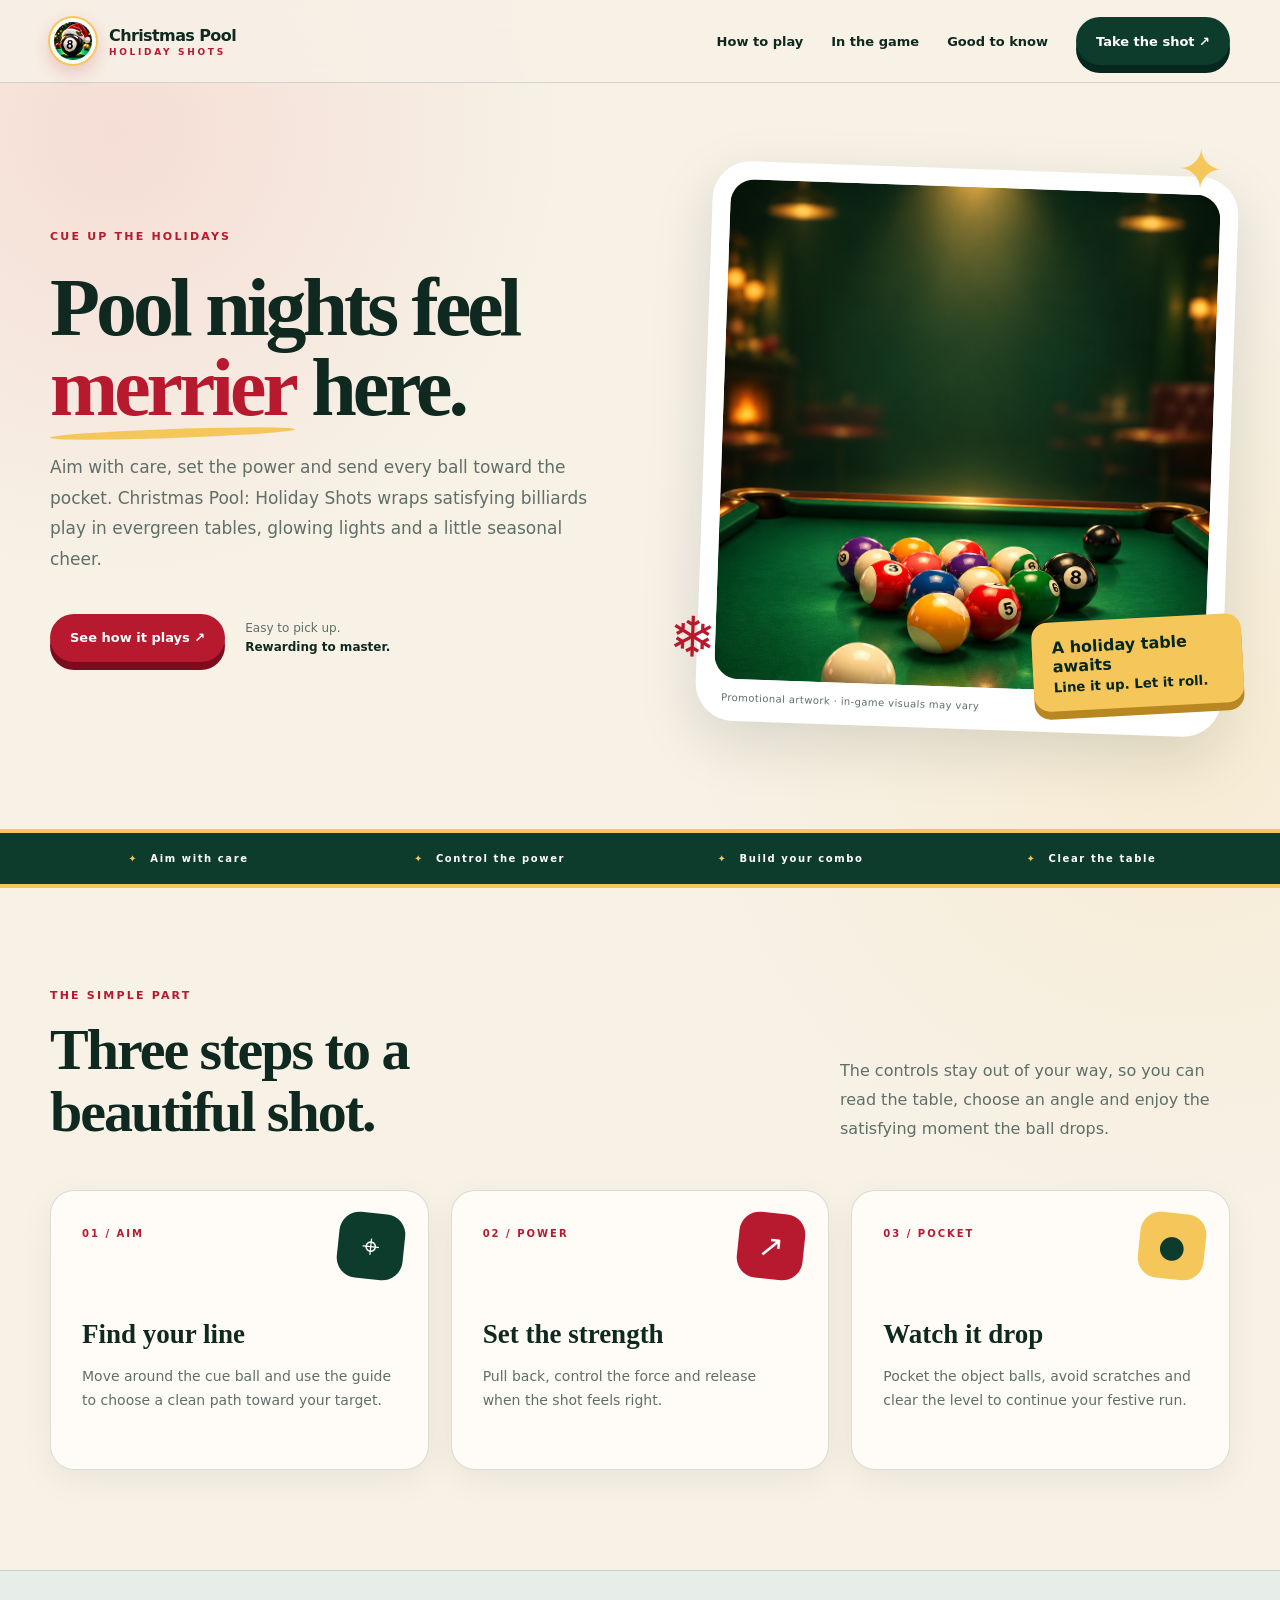
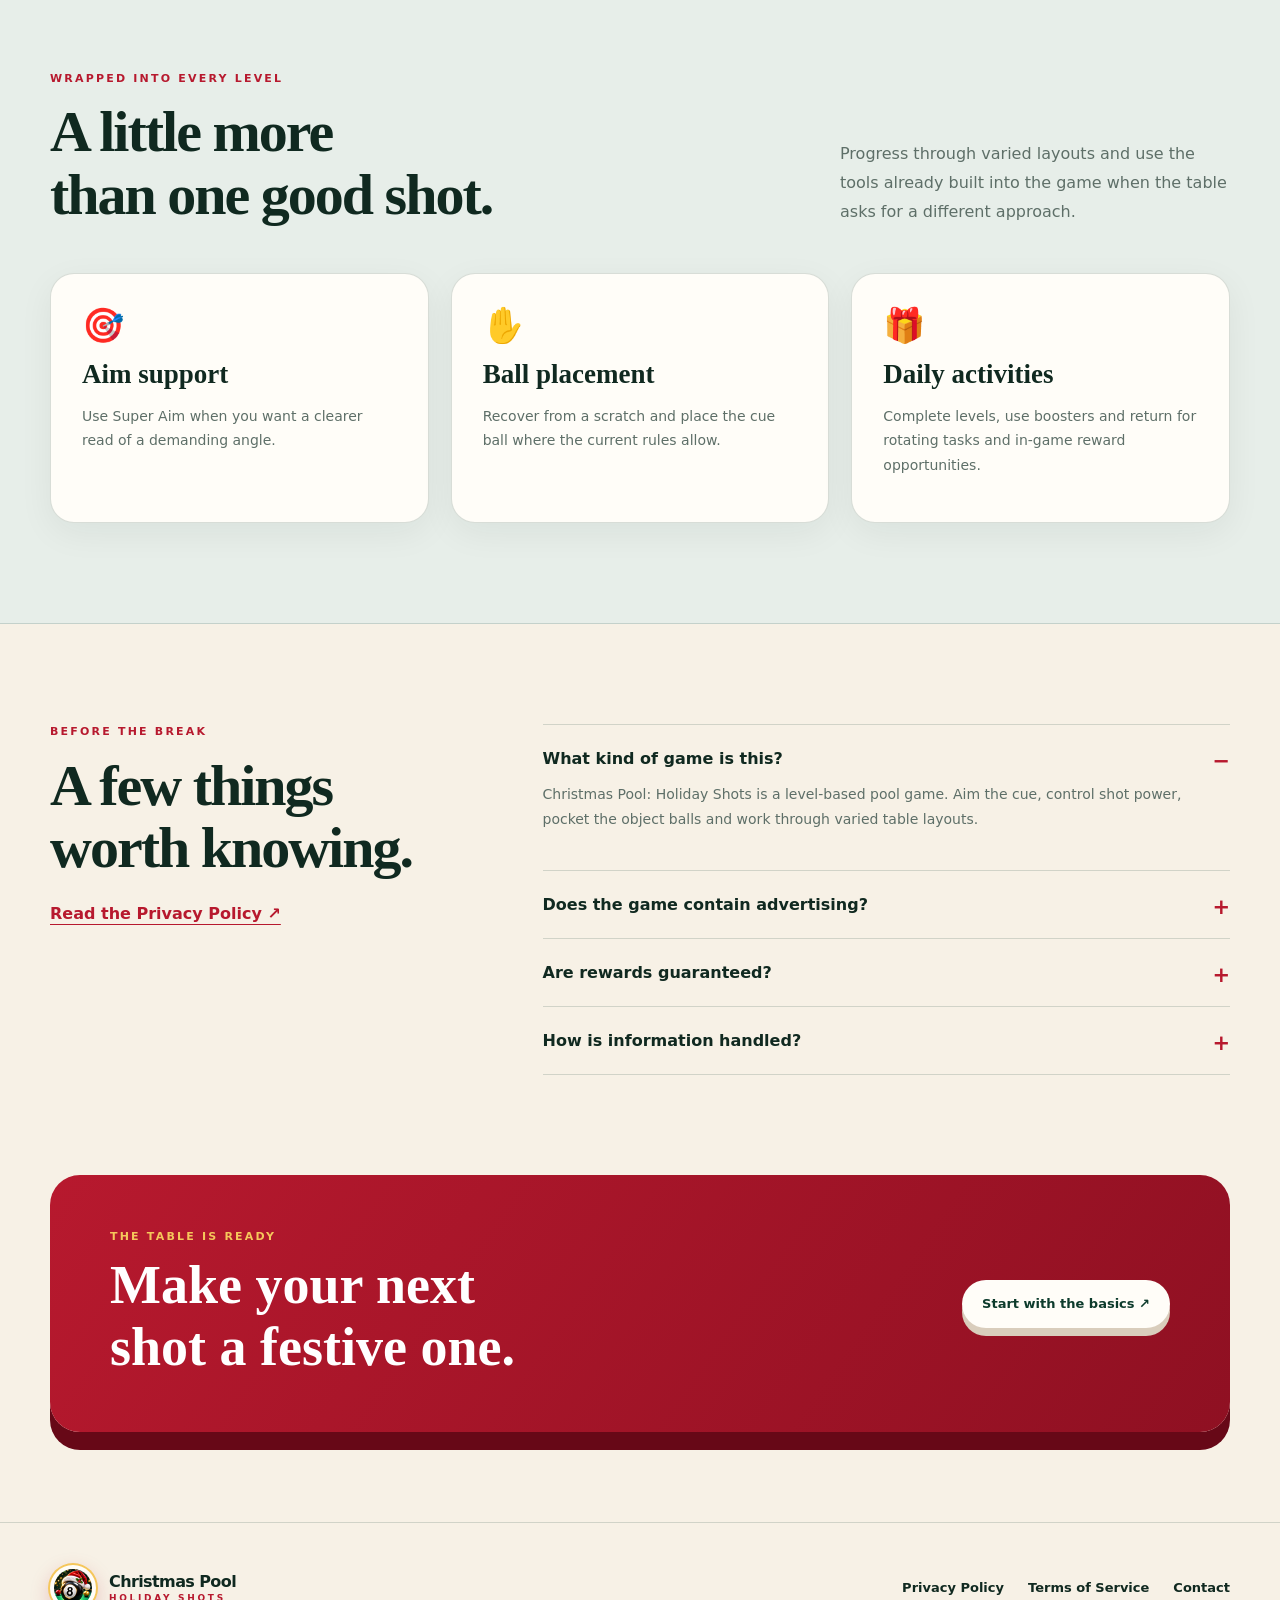
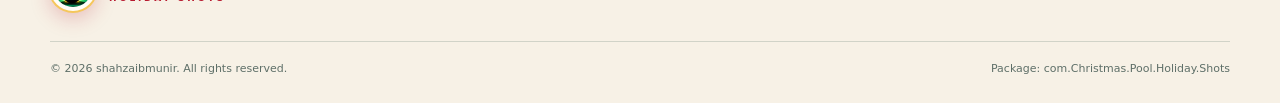
<file: Pool/index.html>
<!doctype html>
<html lang="en">
<head>
  <meta charset="utf-8">
  <meta name="viewport" content="width=device-width, initial-scale=1">
  <title>Christmas Pool: Holiday Shots — Festive billiards fun</title>
  <meta name="description" content="Line up satisfying pool shots in a festive Christmas setting. Play levels, pocket balls, build combos and enjoy holiday billiards in Christmas Pool: Holiday Shots.">
  <meta name="theme-color" content="#0d3b2c">
  <link rel="icon" href="favicon-64.png" type="image/png">
  <link rel="apple-touch-icon" href="apple-touch-icon.png">
  <link rel="stylesheet" href="styles.css">
</head>
<body>
<a class="skip-link" href="#main">Skip to content</a>
<header class="site-header">
  <nav class="nav wrap" aria-label="Main navigation">
    <a class="brand" href="index.html" aria-label="Christmas Pool: Holiday Shots home"><img class="brand-mark" src="favicon-64.png" width="46" height="46" alt=""><span>Christmas Pool<small>HOLIDAY SHOTS</small></span></a>
    <div class="nav-links"><a href="#how-to-play">How to play</a><a href="#features">In the game</a><a href="#faq">Good to know</a><a class="nav-button" href="#how-to-play">Take the shot ↗</a></div>
  </nav>
</header>
<main id="main">
  <section class="hero wrap">
    <div class="hero-copy">
      <p class="eyebrow">Cue up the holidays</p>
      <h1>Pool nights feel <em>merrier</em> here.</h1>
      <p class="lead">Aim with care, set the power and send every ball toward the pocket. Christmas Pool: Holiday Shots wraps satisfying billiards play in evergreen tables, glowing lights and a little seasonal cheer.</p>
      <div class="hero-actions"><a class="button red" href="#how-to-play">See how it plays ↗</a><p class="hero-note">Easy to pick up.<br><strong>Rewarding to master.</strong></p></div>
    </div>
    <figure class="table-card">
      <img class="hero-artwork" src="holiday-pool-art.png" width="1003" height="1568" alt="Festive promotional artwork showing billiard balls on a green pool table beneath Christmas decorations">
      <div class="card-label">A holiday table awaits<small>Line it up. Let it roll.</small></div>
      <figcaption>Promotional artwork · in-game visuals may vary</figcaption>
    </figure>
  </section>
  <div class="ribbon"><div class="ribbon-row wrap"><span>Aim with care</span><span>Control the power</span><span>Build your combo</span><span>Clear the table</span></div></div>

  <section class="section wrap" id="how-to-play">
    <div class="section-head"><div><p class="eyebrow">The simple part</p><h2>Three steps to a<br>beautiful shot.</h2></div><p>The controls stay out of your way, so you can read the table, choose an angle and enjoy the satisfying moment the ball drops.</p></div>
    <div class="steps">
      <article class="step"><span class="step-number">01 / AIM</span><span class="step-icon" aria-hidden="true">⌖</span><h3>Find your line</h3><p>Move around the cue ball and use the guide to choose a clean path toward your target.</p></article>
      <article class="step"><span class="step-number">02 / POWER</span><span class="step-icon" aria-hidden="true">↗</span><h3>Set the strength</h3><p>Pull back, control the force and release when the shot feels right.</p></article>
      <article class="step"><span class="step-number">03 / POCKET</span><span class="step-icon" aria-hidden="true">●</span><h3>Watch it drop</h3><p>Pocket the object balls, avoid scratches and clear the level to continue your festive run.</p></article>
    </div>
  </section>

  <section class="feature-band" id="features"><div class="section wrap">
    <div class="section-head"><div><p class="eyebrow">Wrapped into every level</p><h2>A little more<br>than one good shot.</h2></div><p>Progress through varied layouts and use the tools already built into the game when the table asks for a different approach.</p></div>
    <div class="features">
      <article class="feature"><span class="icon" aria-hidden="true">🎯</span><h3>Aim support</h3><p>Use Super Aim when you want a clearer read of a demanding angle.</p></article>
      <article class="feature"><span class="icon" aria-hidden="true">✋</span><h3>Ball placement</h3><p>Recover from a scratch and place the cue ball where the current rules allow.</p></article>
      <article class="feature"><span class="icon" aria-hidden="true">🎁</span><h3>Daily activities</h3><p>Complete levels, use boosters and return for rotating tasks and in-game reward opportunities.</p></article>
    </div>
  </div></section>

  <section class="section wrap faq-layout" id="faq">
    <div><p class="eyebrow">Before the break</p><h2>A few things worth knowing.</h2><a class="text-link" href="privacy.html">Read the Privacy Policy ↗</a></div>
    <div>
      <details open><summary>What kind of game is this?</summary><p>Christmas Pool: Holiday Shots is a level-based pool game. Aim the cue, control shot power, pocket the object balls and work through varied table layouts.</p></details>
      <details><summary>Does the game contain advertising?</summary><p>Yes. The game may show interstitial and optional rewarded advertising. Rewarded ads are presented as a choice when available.</p></details>
      <details><summary>Are rewards guaranteed?</summary><p>No. In-game reward opportunities, availability and eligibility may change. They are not employment or guaranteed income. Please read the <a href="terms.html">Terms of Service</a> for details.</p></details>
      <details><summary>How is information handled?</summary><p>The game uses advertising, attribution, analytics and notification providers. Our <a href="privacy.html">Privacy Policy</a> describes the data categories, purposes and choices.</p></details>
    </div>
  </section>
  <section class="wrap"><div class="cta"><div><p class="eyebrow" style="color:#f5c75b">The table is ready</p><h2>Make your next<br>shot a festive one.</h2></div><a class="button" href="#how-to-play">Start with the basics ↗</a></div></section>
</main>
<footer><div class="wrap"><div class="footer-top"><a class="brand" href="index.html"><img class="brand-mark" src="favicon-64.png" width="46" height="46" alt=""><span>Christmas Pool<small>HOLIDAY SHOTS</small></span></a><div class="footer-links"><a href="privacy.html">Privacy Policy</a><a href="terms.html">Terms of Service</a><a href="mailto:shahzaibmunir7854@gmail.com">Contact</a></div></div><div class="footer-bottom"><span>© <span data-year>2026</span> shahzaibmunir. All rights reserved.</span><span>Package: com.Christmas.Pool.Holiday.Shots</span></div></div></footer>
<script src="site.js"></script>
</body>
</html>
</file>
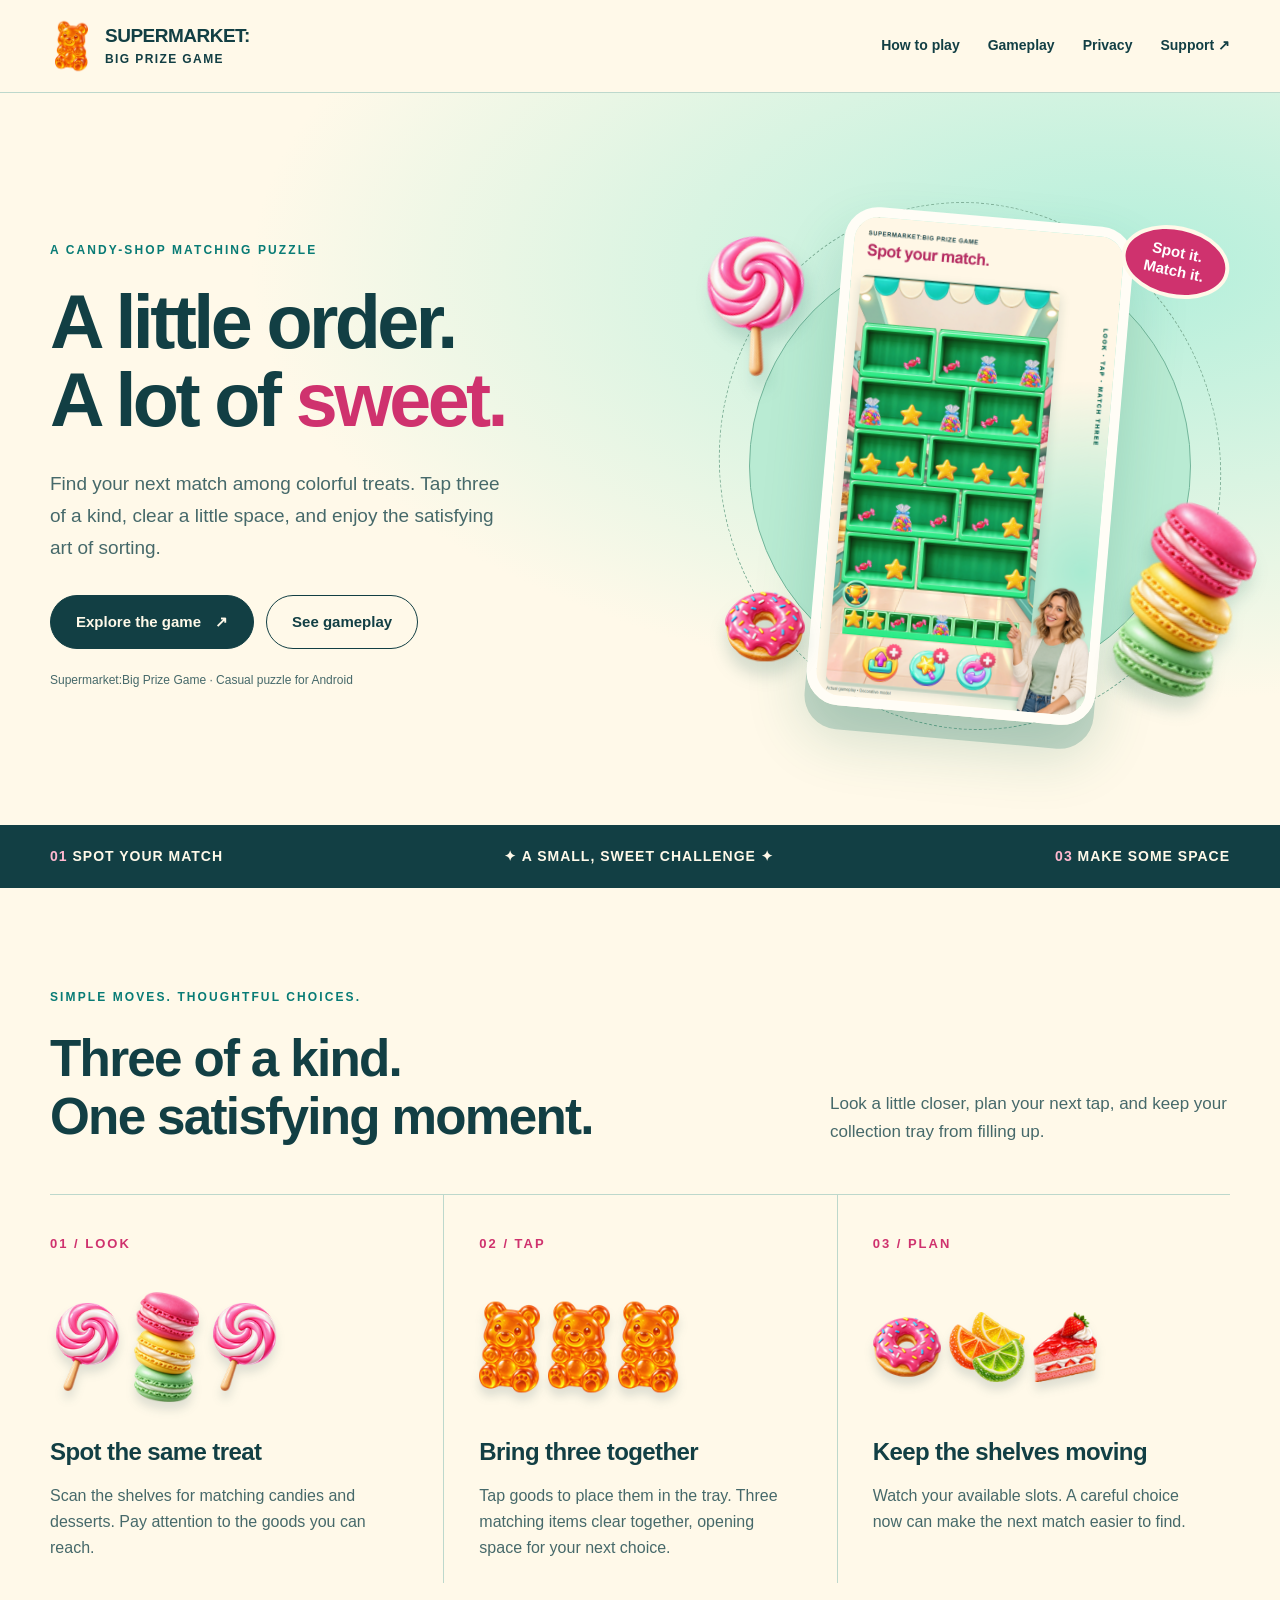
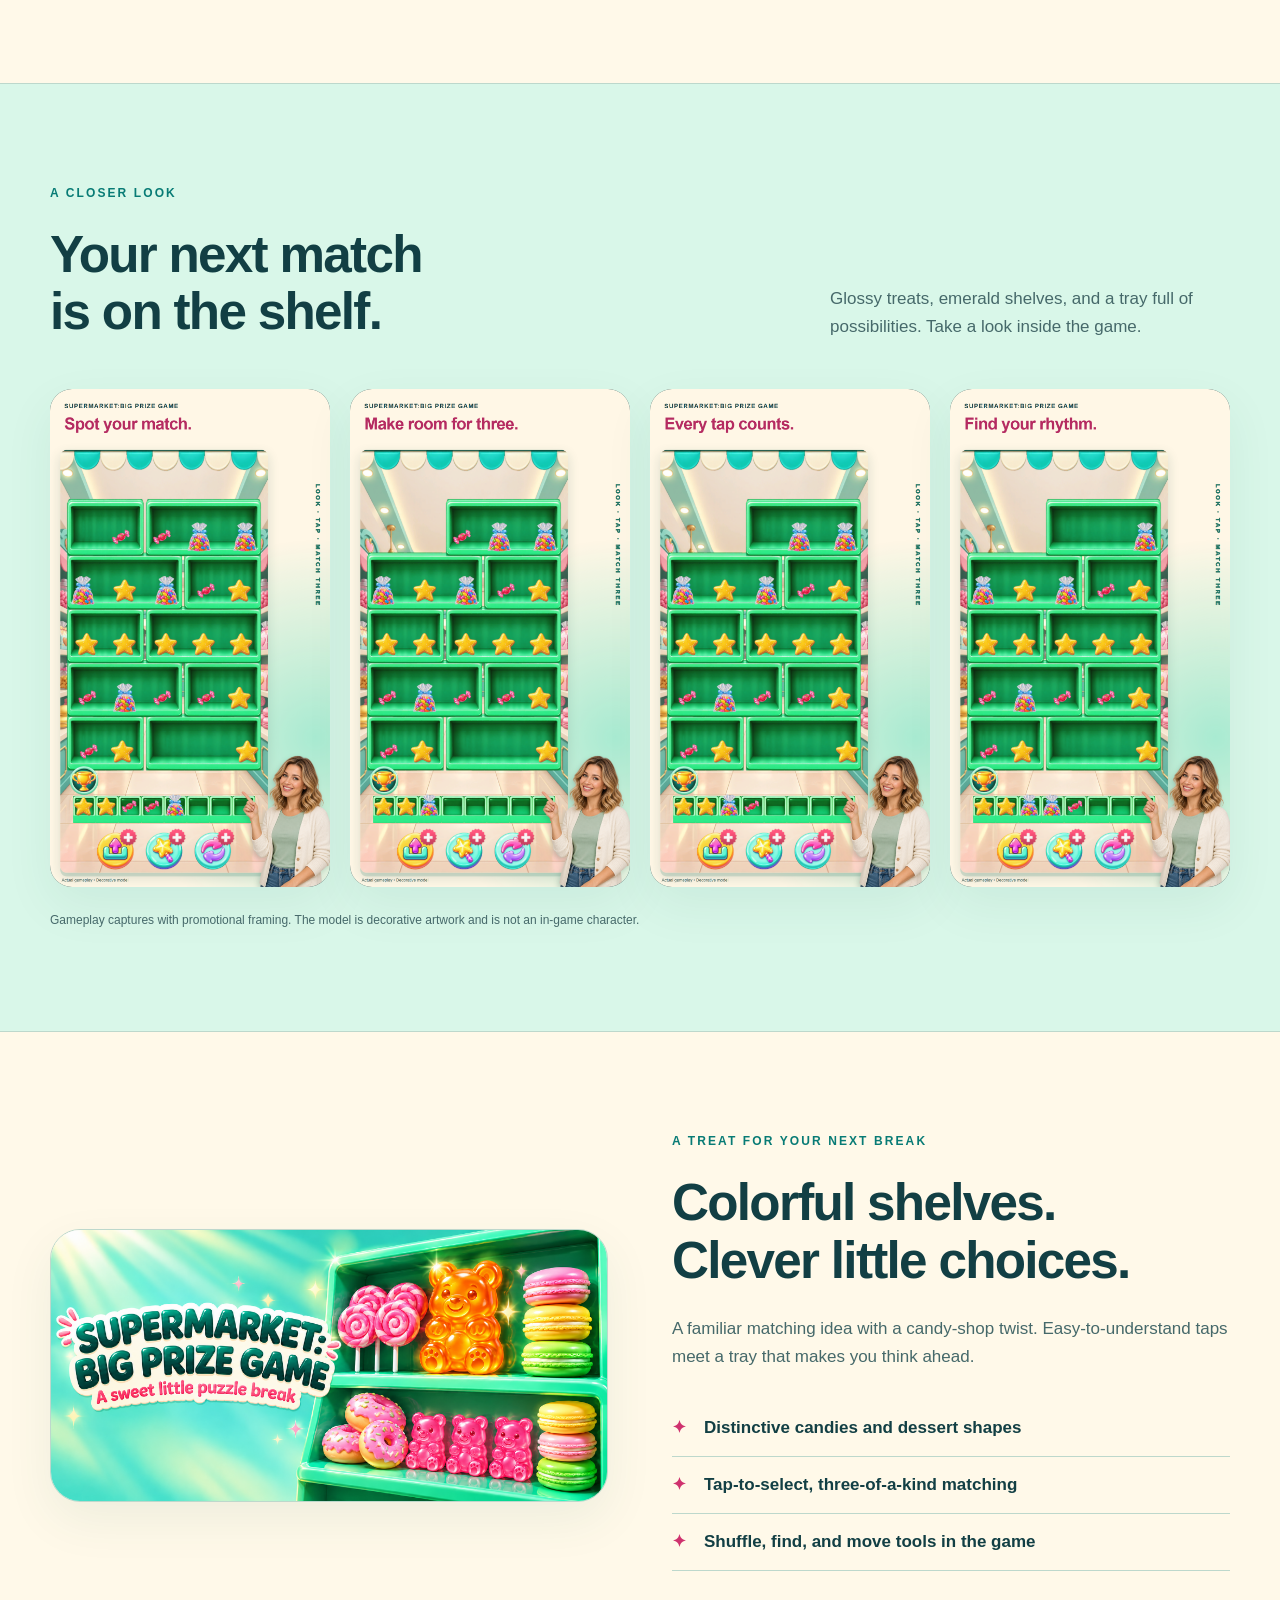
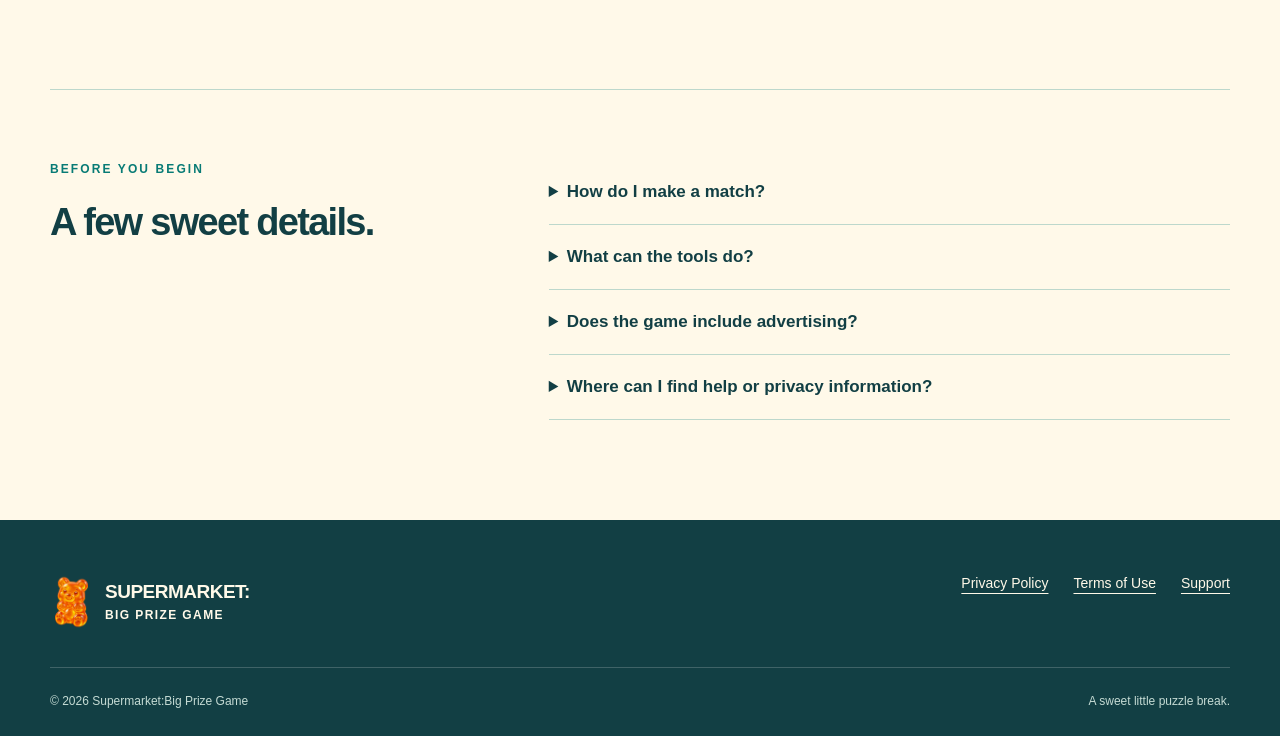
<file: Supermarket/index.html>
<!doctype html>
<html lang="en">

<head>
    <meta charset="utf-8">
    <meta name="viewport" content="width=device-width,initial-scale=1">
    <title>Supermarket:Big Prize Game — A sweet little puzzle break</title>
    <meta name="description"
        content="Tap colorful treats, match three, and make room on the shelves in Supermarket:Big Prize Game. Explore the candy-shop puzzle and see real gameplay.">
    <meta name="theme-color" content="#123f44">
    <link rel="icon" href="assets/treat-7.png">
    <link rel="stylesheet" href="styles.css">
    <script src="site.js" defer></script>
</head>

<body><a class="skip" href="#main">Skip to content</a>
    <header class="topbar">
        <div class="wrap nav"><a class="brand" href="index.html"><img src="assets/treat-7.png" width="43" height="60"
                    alt=""><span>SUPERMARKET:<small>BIG PRIZE GAME</small></span></a><button class="menu-toggle"
                type="button" aria-expanded="false" aria-controls="navigation">Menu</button>
            <nav class="navlinks" id="navigation" aria-label="Main navigation"><a href="#how-to-play">How to play</a><a
                    href="#gameplay">Gameplay</a><a href="privacy.html">Privacy</a><a href="support.html">Support ↗</a>
            </nav>
        </div>
    </header>
    <main id="main">
        <section class="hero">
            <div class="wrap hero-grid">
                <div><span class="eyebrow">A candy-shop matching puzzle</span>
                    <h1>A little order.<br>A lot of <em>sweet.</em></h1>
                    <p class="lead">Find your next match among colorful treats. Tap three of a kind, clear a little
                        space, and enjoy the satisfying art of sorting.</p>
                    <div class="actions"><a class="pill primary" href="#how-to-play">Explore the game <span
                                aria-hidden="true">↗</span></a><a class="pill" href="#gameplay">See gameplay</a></div>
                    <p class="hero-note">Supermarket:Big Prize Game · Casual puzzle for Android</p>
                </div>
                <div class="hero-visual">
                    <div class="game-preview"><img src="assets/screenshot-01.png" width="1080" height="1920"
                            alt="Real candy-shelf gameplay with a decorative model in the lower-right corner"></div><img
                        class="floating float-one" src="assets/treat-1.png" alt="" width="116" height="150"><img
                        class="floating float-two" src="assets/treat-8.png" alt="" width="112" height="150"><img
                        class="floating float-three" src="assets/treat-10.png" alt="" width="80" height="80"><span
                        class="tag">Spot it.<br>Match it.</span>
                </div>
            </div>
        </section>
        <div class="ribbon">
            <div class="wrap"><span><b>01</b> SPOT YOUR MATCH</span><span>✦ A SMALL, SWEET CHALLENGE
                    ✦</span><span><b>03</b> MAKE SOME SPACE</span></div>
        </div>
        <section class="section wrap" id="how-to-play">
            <div class="section-head">
                <div><span class="eyebrow">Simple moves. Thoughtful choices.</span>
                    <h2>Three of a kind.<br>One satisfying moment.</h2>
                </div>
                <p>Look a little closer, plan your next tap, and keep your collection tray from filling up.</p>
            </div>
            <div class="steps">
                <article class="step"><span class="step-number">01 / LOOK</span>
                    <div class="step-art"><img src="assets/treat-1.png" alt="" loading="lazy"><img
                            src="assets/treat-8.png" alt="" loading="lazy"><img src="assets/treat-1.png" alt=""
                            loading="lazy"></div>
                    <h3>Spot the same treat</h3>
                    <p>Scan the shelves for matching candies and desserts. Pay attention to the goods you can reach.</p>
                </article>
                <article class="step"><span class="step-number">02 / TAP</span>
                    <div class="step-art"><img src="assets/treat-7.png" alt="" loading="lazy"><img
                            src="assets/treat-7.png" alt="" loading="lazy"><img src="assets/treat-7.png" alt=""
                            loading="lazy"></div>
                    <h3>Bring three together</h3>
                    <p>Tap goods to place them in the tray. Three matching items clear together, opening space for your
                        next choice.</p>
                </article>
                <article class="step"><span class="step-number">03 / PLAN</span>
                    <div class="step-art"><img src="assets/treat-10.png" alt="" loading="lazy"><img
                            src="assets/treat-11.png" alt="" loading="lazy"><img src="assets/treat-12.png" alt=""
                            loading="lazy"></div>
                    <h3>Keep the shelves moving</h3>
                    <p>Watch your available slots. A careful choice now can make the next match easier to find.</p>
                </article>
            </div>
        </section>
        <section class="section gallery-section" id="gameplay">
            <div class="wrap">
                <div class="section-head">
                    <div><span class="eyebrow">A closer look</span>
                        <h2>Your next match<br>is on the shelf.</h2>
                    </div>
                    <p>Glossy treats, emerald shelves, and a tray full of possibilities. Take a look inside the game.
                    </p>
                </div>
                <div class="gallery"><button class="shot" aria-label="Enlarge screenshot: Spot your match"><img
                            src="assets/screenshot-01.png" width="1080" height="1920" loading="lazy"
                            alt="Candy goods on green shelves in the actual game, with a decorative woman at lower right"></button><button
                        class="shot" aria-label="Enlarge screenshot: Make room for three"><img
                            src="assets/screenshot-02.png" width="1080" height="1920" loading="lazy"
                            alt="Actual gameplay with selected treats in the collection tray and a decorative woman at lower right"></button><button
                        class="shot" aria-label="Enlarge screenshot: Every tap counts"><img
                            src="assets/screenshot-03.png" width="1080" height="1920" loading="lazy"
                            alt="Another real board position in the candy matching game, with a decorative woman at lower right"></button><button
                        class="shot" aria-label="Enlarge screenshot: Find your rhythm"><img
                            src="assets/screenshot-04.png" width="1080" height="1920" loading="lazy"
                            alt="Real game board with a different arrangement of treats and a decorative woman at lower right"></button>
                </div>
                <p class="gallery-note">Gameplay captures with promotional framing. The model is decorative artwork and
                    is not an in-game character.</p>
            </div>
        </section>
        <section class="section wrap">
            <div class="features">
                <div class="feature-image"><img src="assets/feature-graphic.png" width="1024" height="500"
                        loading="lazy"
                        alt="Supermarket:Big Prize Game promotional candy artwork featuring a gummy bear, lollipops and macarons">
                </div>
                <div class="feature-copy"><span class="eyebrow">A treat for your next break</span>
                    <h2>Colorful shelves.<br>Clever little choices.</h2>
                    <p>A familiar matching idea with a candy-shop twist. Easy-to-understand taps meet a tray that makes
                        you think ahead.</p>
                    <ul class="feature-list">
                        <li><span aria-hidden="true">✦</span>Distinctive candies and dessert shapes</li>
                        <li><span aria-hidden="true">✦</span>Tap-to-select, three-of-a-kind matching</li>
                        <li><span aria-hidden="true">✦</span>Shuffle, find, and move tools in the game</li>
                    </ul>
                </div>
            </div>
            <div class="faq">
                <div><span class="eyebrow">Before you begin</span>
                    <h2>A few sweet details.</h2>
                </div>
                <div>
                    <details>
                        <summary>How do I make a match?</summary>
                        <p>Tap available goods to add them to the collection tray. Gather three of the same type to
                            clear them. Keep an eye on the remaining tray spaces.</p>
                    </details>
                    <details>
                        <summary>What can the tools do?</summary>
                        <p>The game includes tools for rearranging goods, finding a match, and moving items.
                            Availability and any requirements are shown in the game.</p>
                    </details>
                    <details>
                        <summary>Does the game include advertising?</summary>
                        <p>Yes. The game integrates advertising services. For details about associated data use and
                            privacy choices, read our <a href="privacy.html">Privacy Policy</a>.</p>
                    </details>
                    <details>
                        <summary>Where can I find help or privacy information?</summary>
                        <p>Visit <a href="support.html">Support</a>, the <a href="privacy.html">Privacy Policy</a>, or
                            the <a href="terms.html">Terms of Use</a>.</p>
                    </details>
                </div>
            </div>
        </section>
    </main>
    <footer class="footer">
        <div class="wrap">
            <div class="footer-top"><a class="brand" href="index.html"><img src="assets/treat-7.png" alt="" width="43"
                        height="60"><span>SUPERMARKET:<small>BIG PRIZE GAME</small></span></a>
                <nav class="footer-links" aria-label="Legal and support"><a href="privacy.html">Privacy Policy</a><a
                        href="terms.html">Terms of Use</a><a href="support.html">Support</a></nav>
            </div>
            <div class="footer-bottom"><span>© 2026 Supermarket:Big Prize Game</span><span>A sweet little puzzle
                    break.</span></div>
        </div>
    </footer>
    <dialog class="lightbox" aria-label="Gameplay screenshot"><button type="button" aria-label="Close screenshot">Close
            ×</button><img src="assets/screenshot-01.png" alt="">
        <p>Gameplay capture with decorative promotional artwork.</p>
    </dialog>
</body>

</html>
</file>
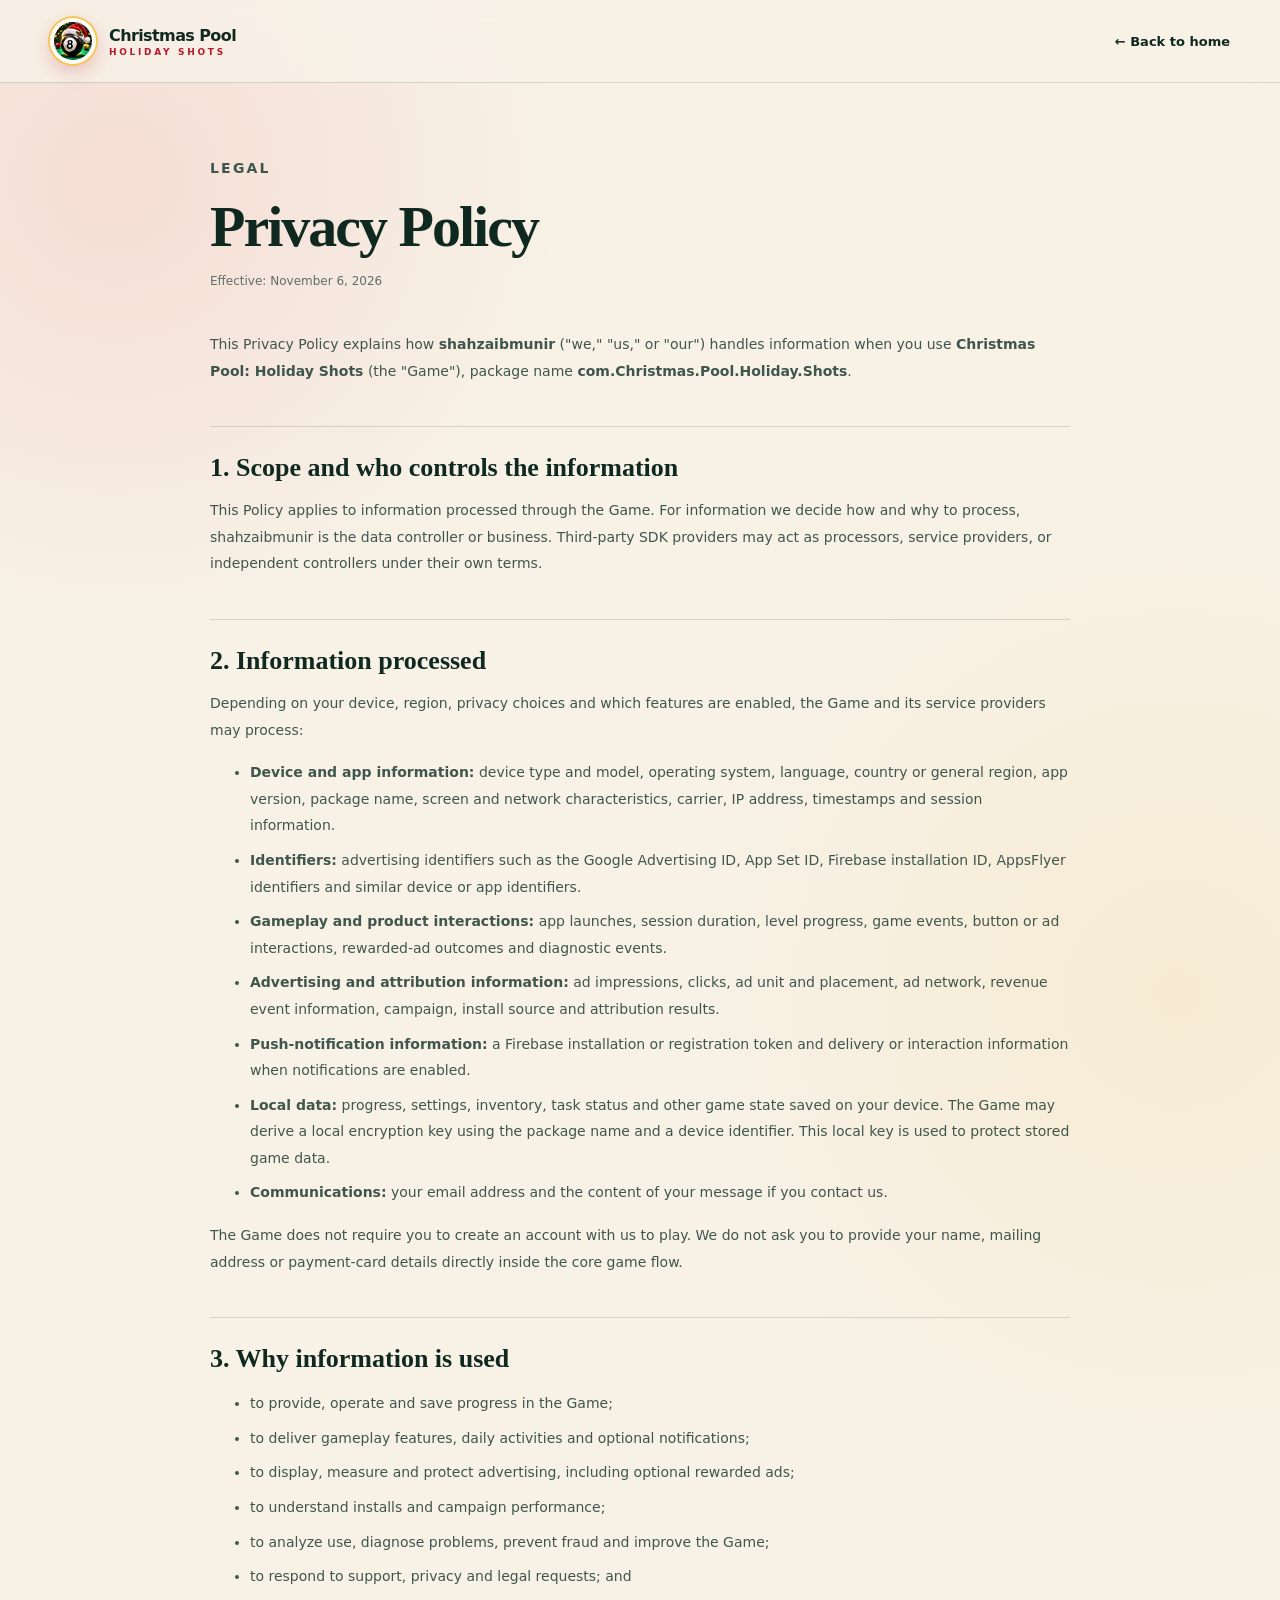
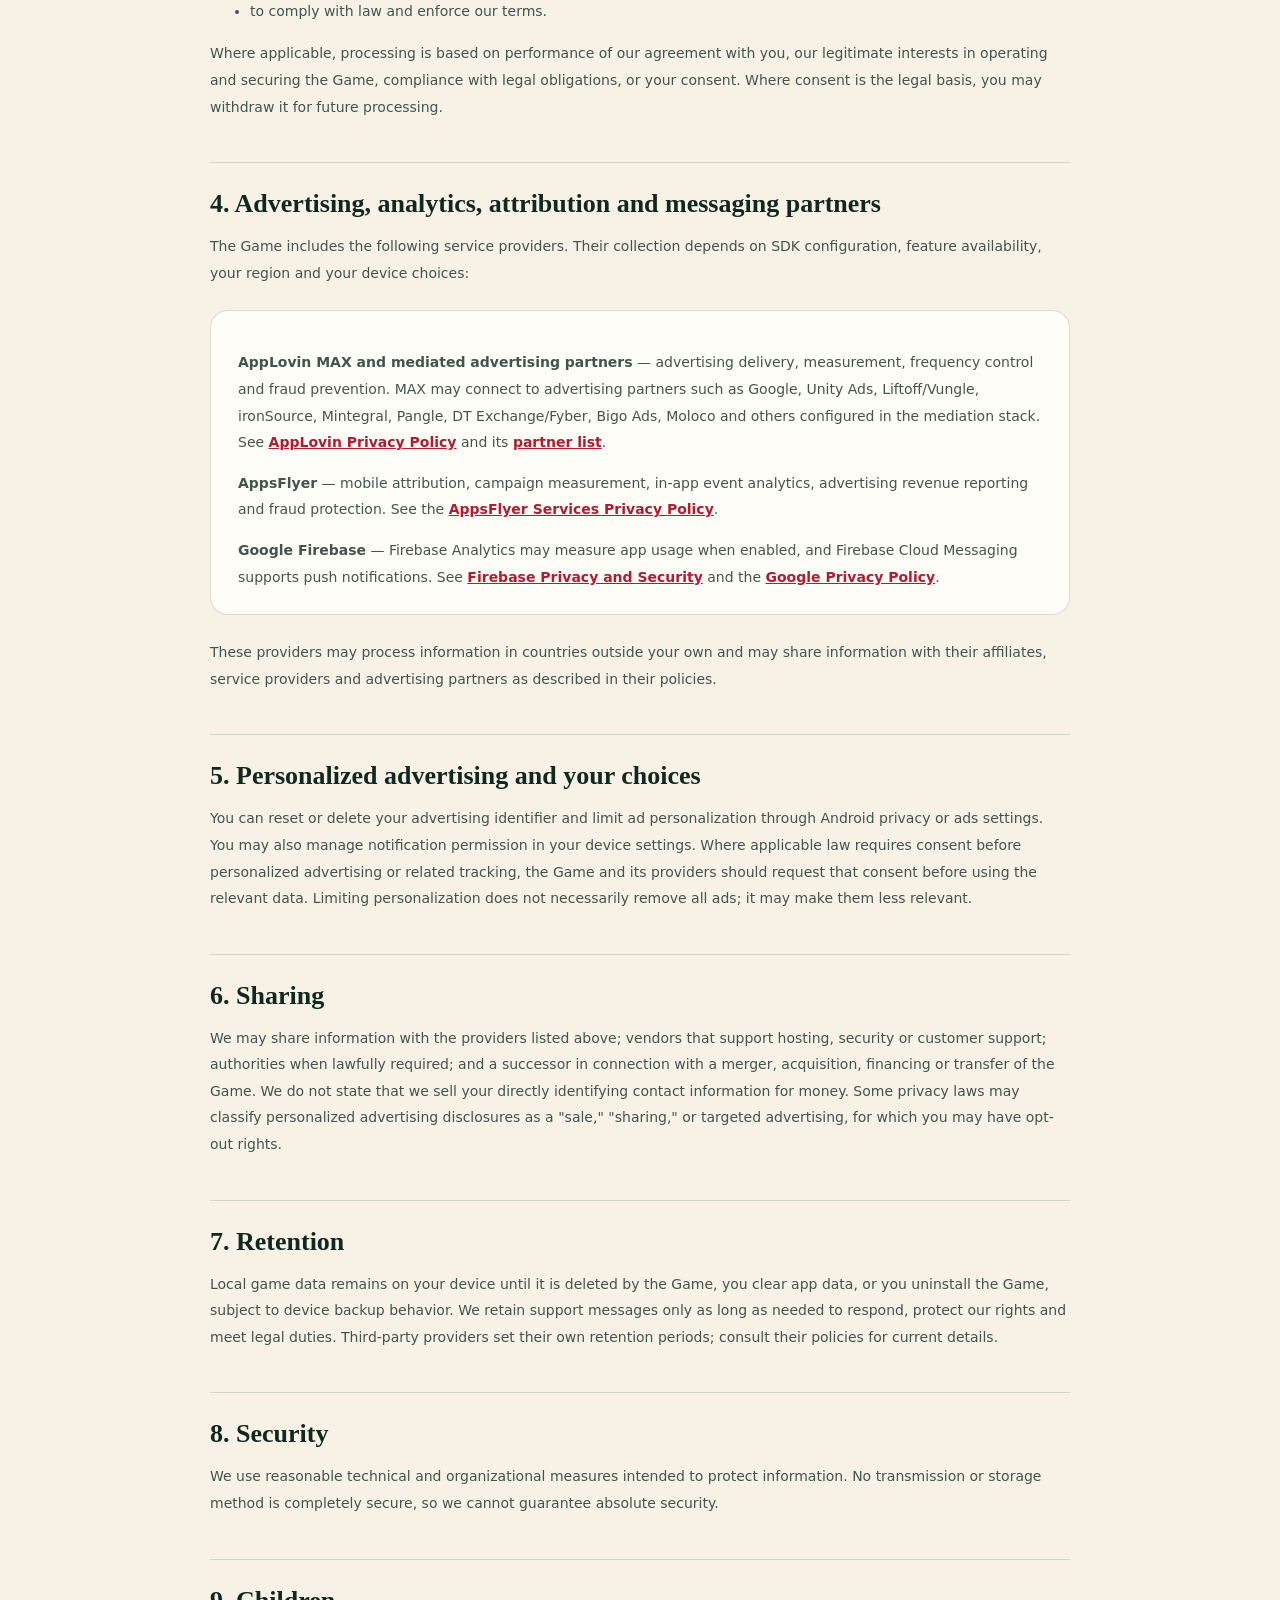
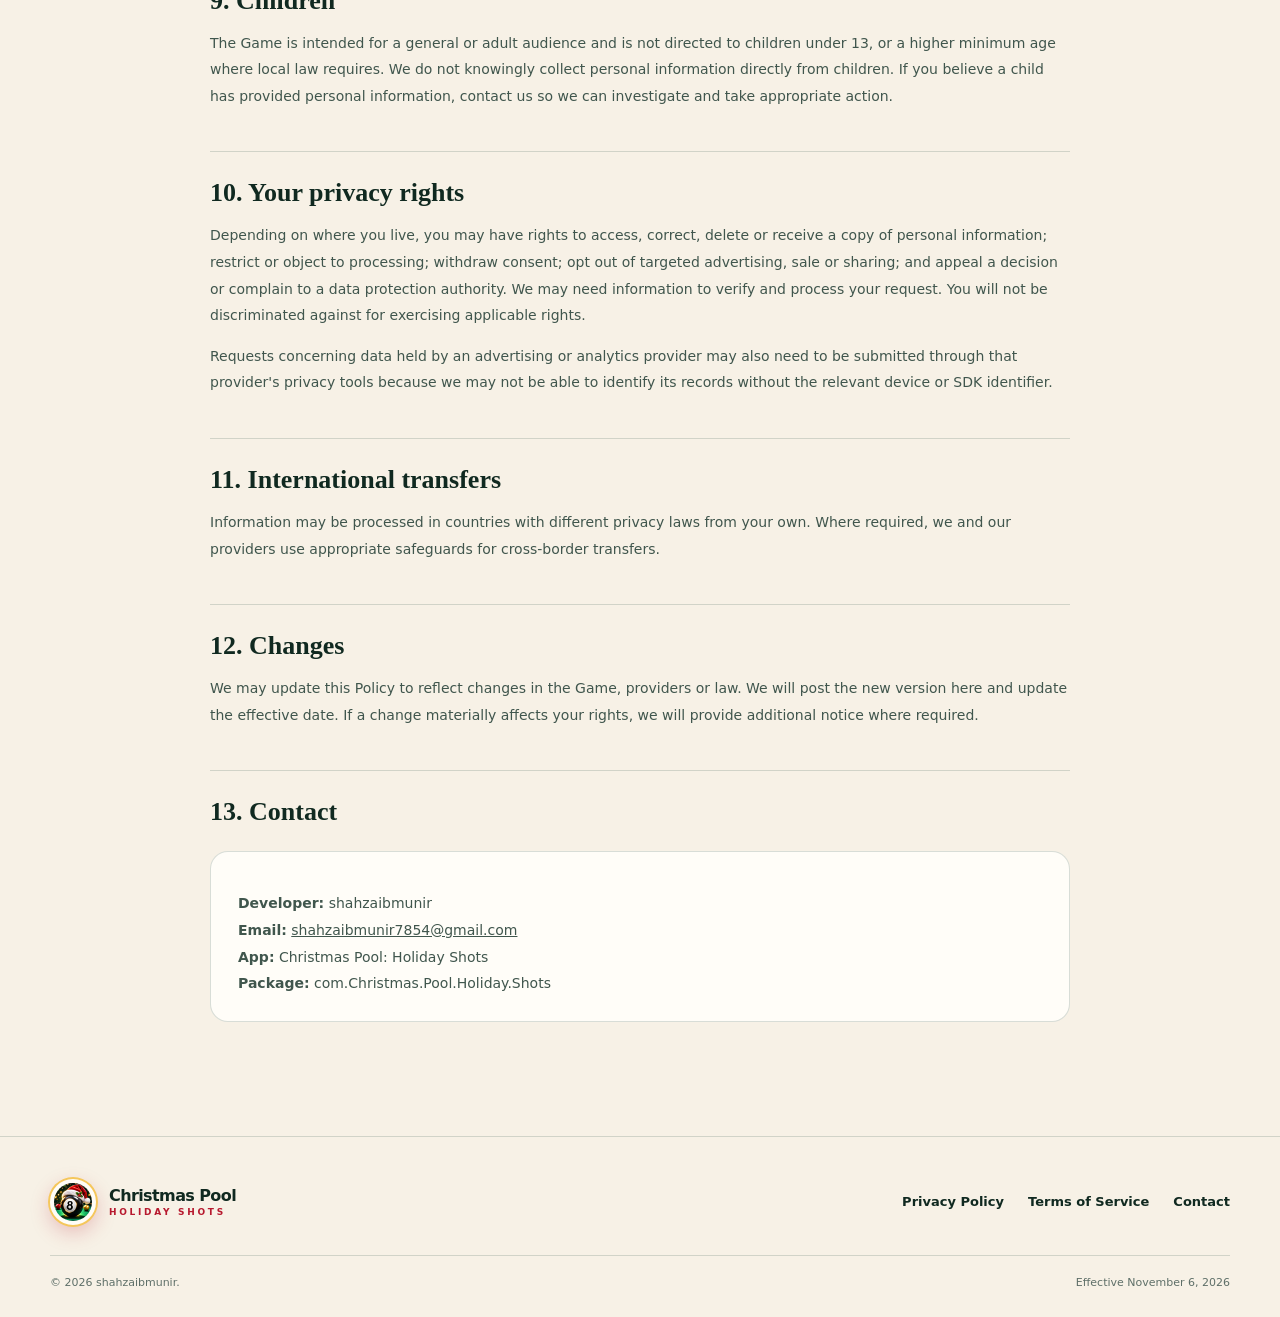
<file: Pool/privacy.html>
<!doctype html>
<html lang="en">
<head>
  <meta charset="utf-8">
  <meta name="viewport" content="width=device-width, initial-scale=1">
  <title>Privacy Policy — Christmas Pool: Holiday Shots</title>
  <meta name="description" content="Privacy Policy for Christmas Pool: Holiday Shots, package com.Christmas.Pool.Holiday.Shots.">
  <meta name="theme-color" content="#0d3b2c">
  <link rel="icon" href="favicon-64.png" type="image/png">
  <link rel="apple-touch-icon" href="apple-touch-icon.png">
  <link rel="stylesheet" href="styles.css">
</head>
<body>
<a class="skip-link" href="#main">Skip to content</a>
<header class="site-header"><nav class="nav wrap" aria-label="Legal navigation"><a class="brand" href="index.html"><img class="brand-mark" src="favicon-64.png" width="46" height="46" alt=""><span>Christmas Pool<small>HOLIDAY SHOTS</small></span></a><div class="nav-links"><a href="index.html">← Back to home</a></div></nav></header>
<main class="legal" id="main">
  <p class="eyebrow">Legal</p><h1>Privacy Policy</h1><p class="updated">Effective: November 6, 2026</p>
  <p>This Privacy Policy explains how <strong>shahzaibmunir</strong> ("we," "us," or "our") handles information when you use <strong>Christmas Pool: Holiday Shots</strong> (the "Game"), package name <strong>com.Christmas.Pool.Holiday.Shots</strong>.</p>

  <h2>1. Scope and who controls the information</h2>
  <p>This Policy applies to information processed through the Game. For information we decide how and why to process, shahzaibmunir is the data controller or business. Third-party SDK providers may act as processors, service providers, or independent controllers under their own terms.</p>

  <h2>2. Information processed</h2>
  <p>Depending on your device, region, privacy choices and which features are enabled, the Game and its service providers may process:</p>
  <ul>
    <li><strong>Device and app information:</strong> device type and model, operating system, language, country or general region, app version, package name, screen and network characteristics, carrier, IP address, timestamps and session information.</li>
    <li><strong>Identifiers:</strong> advertising identifiers such as the Google Advertising ID, App Set ID, Firebase installation ID, AppsFlyer identifiers and similar device or app identifiers.</li>
    <li><strong>Gameplay and product interactions:</strong> app launches, session duration, level progress, game events, button or ad interactions, rewarded-ad outcomes and diagnostic events.</li>
    <li><strong>Advertising and attribution information:</strong> ad impressions, clicks, ad unit and placement, ad network, revenue event information, campaign, install source and attribution results.</li>
    <li><strong>Push-notification information:</strong> a Firebase installation or registration token and delivery or interaction information when notifications are enabled.</li>
    <li><strong>Local data:</strong> progress, settings, inventory, task status and other game state saved on your device. The Game may derive a local encryption key using the package name and a device identifier. This local key is used to protect stored game data.</li>
    <li><strong>Communications:</strong> your email address and the content of your message if you contact us.</li>
  </ul>
  <p>The Game does not require you to create an account with us to play. We do not ask you to provide your name, mailing address or payment-card details directly inside the core game flow.</p>

  <h2>3. Why information is used</h2>
  <ul>
    <li>to provide, operate and save progress in the Game;</li>
    <li>to deliver gameplay features, daily activities and optional notifications;</li>
    <li>to display, measure and protect advertising, including optional rewarded ads;</li>
    <li>to understand installs and campaign performance;</li>
    <li>to analyze use, diagnose problems, prevent fraud and improve the Game;</li>
    <li>to respond to support, privacy and legal requests; and</li>
    <li>to comply with law and enforce our terms.</li>
  </ul>
  <p>Where applicable, processing is based on performance of our agreement with you, our legitimate interests in operating and securing the Game, compliance with legal obligations, or your consent. Where consent is the legal basis, you may withdraw it for future processing.</p>

  <h2>4. Advertising, analytics, attribution and messaging partners</h2>
  <p>The Game includes the following service providers. Their collection depends on SDK configuration, feature availability, your region and your device choices:</p>
  <div class="legal-card service-list">
    <p><strong>AppLovin MAX and mediated advertising partners</strong> — advertising delivery, measurement, frequency control and fraud prevention. MAX may connect to advertising partners such as Google, Unity Ads, Liftoff/Vungle, ironSource, Mintegral, Pangle, DT Exchange/Fyber, Bigo Ads, Moloco and others configured in the mediation stack. See <a href="https://legal.applovin.com/privacy/" rel="noopener noreferrer">AppLovin Privacy Policy</a> and its <a href="https://legal.applovin.com/applovin-partners-privacy/" rel="noopener noreferrer">partner list</a>.</p>
    <p><strong>AppsFlyer</strong> — mobile attribution, campaign measurement, in-app event analytics, advertising revenue reporting and fraud protection. See the <a href="https://www.appsflyer.com/legal/services-privacy-policy/" rel="noopener noreferrer">AppsFlyer Services Privacy Policy</a>.</p>
    <p><strong>Google Firebase</strong> — Firebase Analytics may measure app usage when enabled, and Firebase Cloud Messaging supports push notifications. See <a href="https://firebase.google.com/support/privacy" rel="noopener noreferrer">Firebase Privacy and Security</a> and the <a href="https://policies.google.com/privacy" rel="noopener noreferrer">Google Privacy Policy</a>.</p>
  </div>
  <p>These providers may process information in countries outside your own and may share information with their affiliates, service providers and advertising partners as described in their policies.</p>

  <h2>5. Personalized advertising and your choices</h2>
  <p>You can reset or delete your advertising identifier and limit ad personalization through Android privacy or ads settings. You may also manage notification permission in your device settings. Where applicable law requires consent before personalized advertising or related tracking, the Game and its providers should request that consent before using the relevant data. Limiting personalization does not necessarily remove all ads; it may make them less relevant.</p>

  <h2>6. Sharing</h2>
  <p>We may share information with the providers listed above; vendors that support hosting, security or customer support; authorities when lawfully required; and a successor in connection with a merger, acquisition, financing or transfer of the Game. We do not state that we sell your directly identifying contact information for money. Some privacy laws may classify personalized advertising disclosures as a "sale," "sharing," or targeted advertising, for which you may have opt-out rights.</p>

  <h2>7. Retention</h2>
  <p>Local game data remains on your device until it is deleted by the Game, you clear app data, or you uninstall the Game, subject to device backup behavior. We retain support messages only as long as needed to respond, protect our rights and meet legal duties. Third-party providers set their own retention periods; consult their policies for current details.</p>

  <h2>8. Security</h2>
  <p>We use reasonable technical and organizational measures intended to protect information. No transmission or storage method is completely secure, so we cannot guarantee absolute security.</p>

  <h2>9. Children</h2>
  <p>The Game is intended for a general or adult audience and is not directed to children under 13, or a higher minimum age where local law requires. We do not knowingly collect personal information directly from children. If you believe a child has provided personal information, contact us so we can investigate and take appropriate action.</p>

  <h2>10. Your privacy rights</h2>
  <p>Depending on where you live, you may have rights to access, correct, delete or receive a copy of personal information; restrict or object to processing; withdraw consent; opt out of targeted advertising, sale or sharing; and appeal a decision or complain to a data protection authority. We may need information to verify and process your request. You will not be discriminated against for exercising applicable rights.</p>
  <p>Requests concerning data held by an advertising or analytics provider may also need to be submitted through that provider's privacy tools because we may not be able to identify its records without the relevant device or SDK identifier.</p>

  <h2>11. International transfers</h2>
  <p>Information may be processed in countries with different privacy laws from your own. Where required, we and our providers use appropriate safeguards for cross-border transfers.</p>

  <h2>12. Changes</h2>
  <p>We may update this Policy to reflect changes in the Game, providers or law. We will post the new version here and update the effective date. If a change materially affects your rights, we will provide additional notice where required.</p>

  <h2>13. Contact</h2>
  <div class="legal-card"><p><strong>Developer:</strong> shahzaibmunir<br><strong>Email:</strong> <a href="mailto:shahzaibmunir7854@gmail.com">shahzaibmunir7854@gmail.com</a><br><strong>App:</strong> Christmas Pool: Holiday Shots<br><strong>Package:</strong> com.Christmas.Pool.Holiday.Shots</p></div>
</main>
<footer><div class="wrap"><div class="footer-top"><a class="brand" href="index.html"><img class="brand-mark" src="favicon-64.png" width="46" height="46" alt=""><span>Christmas Pool<small>HOLIDAY SHOTS</small></span></a><div class="footer-links"><a href="privacy.html">Privacy Policy</a><a href="terms.html">Terms of Service</a><a href="mailto:shahzaibmunir7854@gmail.com">Contact</a></div></div><div class="footer-bottom"><span>© <span data-year>2026</span> shahzaibmunir.</span><span>Effective November 6, 2026</span></div></div></footer>
<script src="site.js"></script>
</body>
</html>
</file>
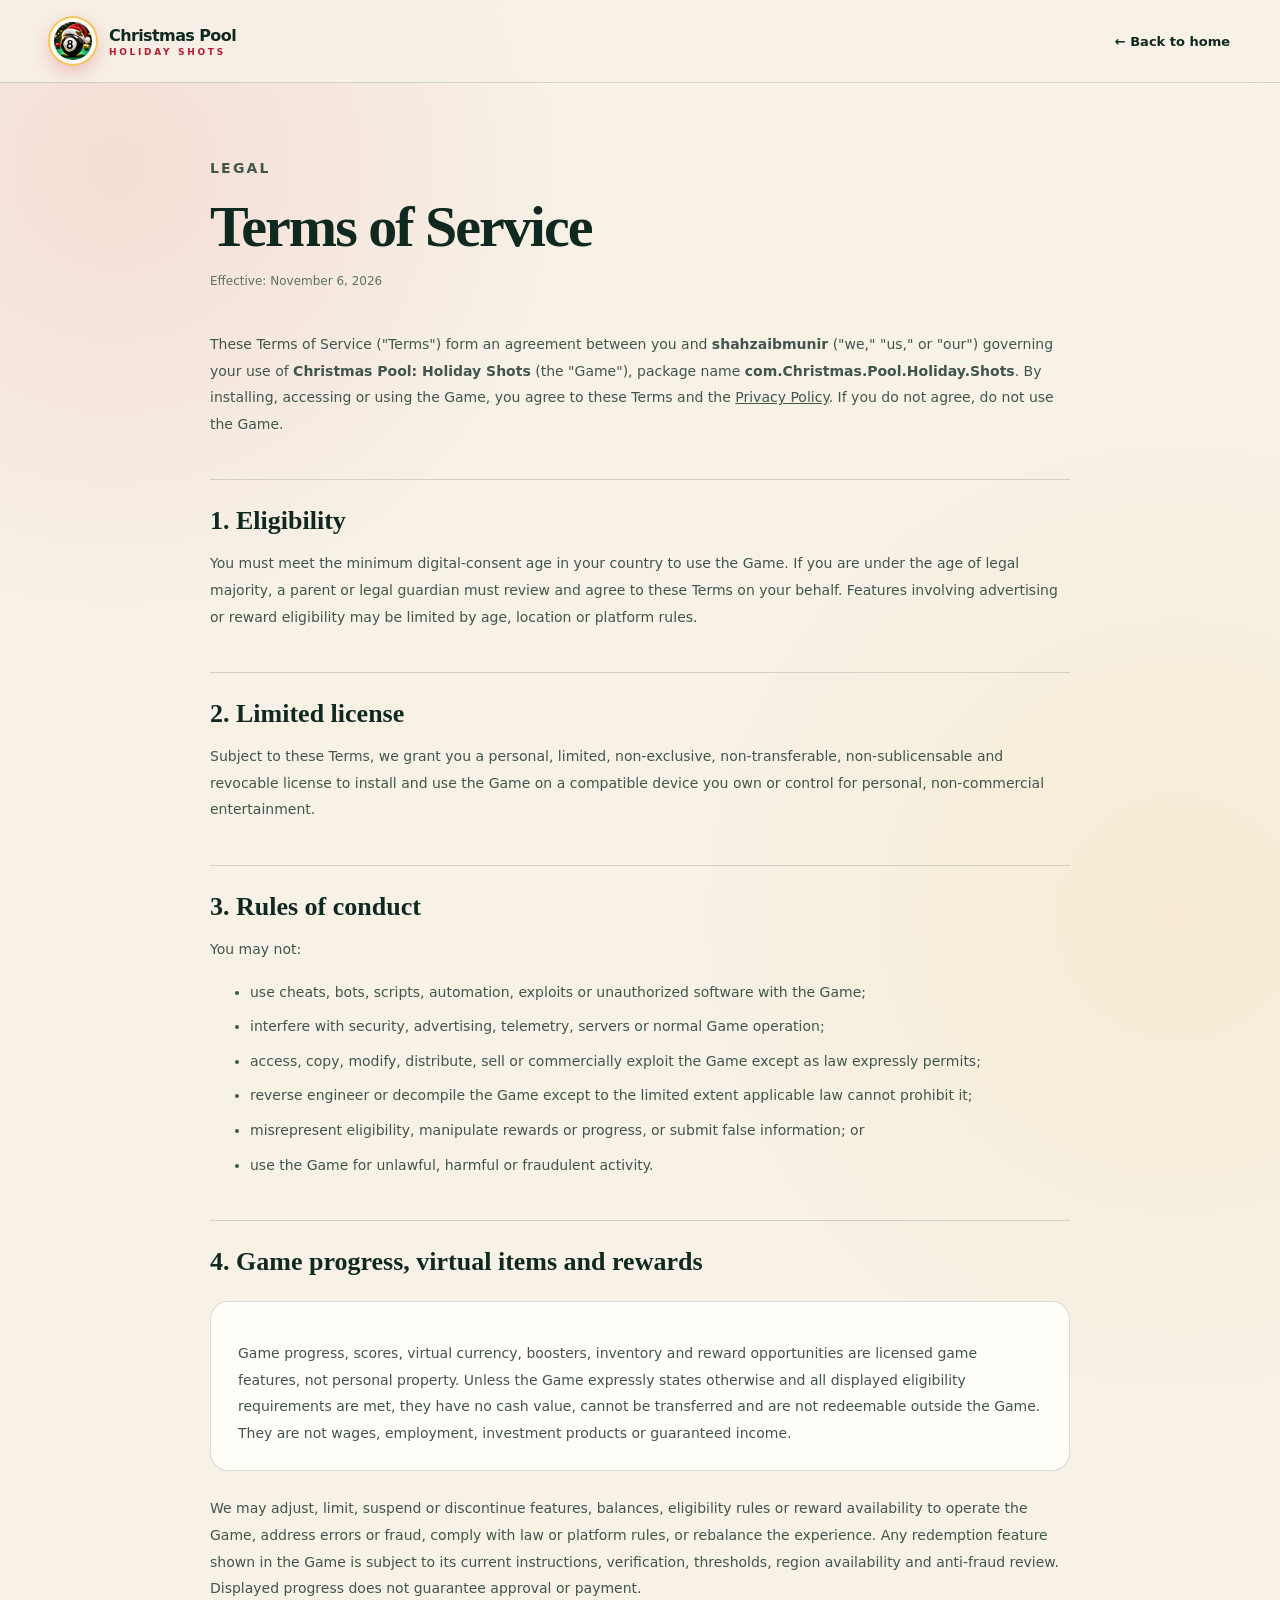
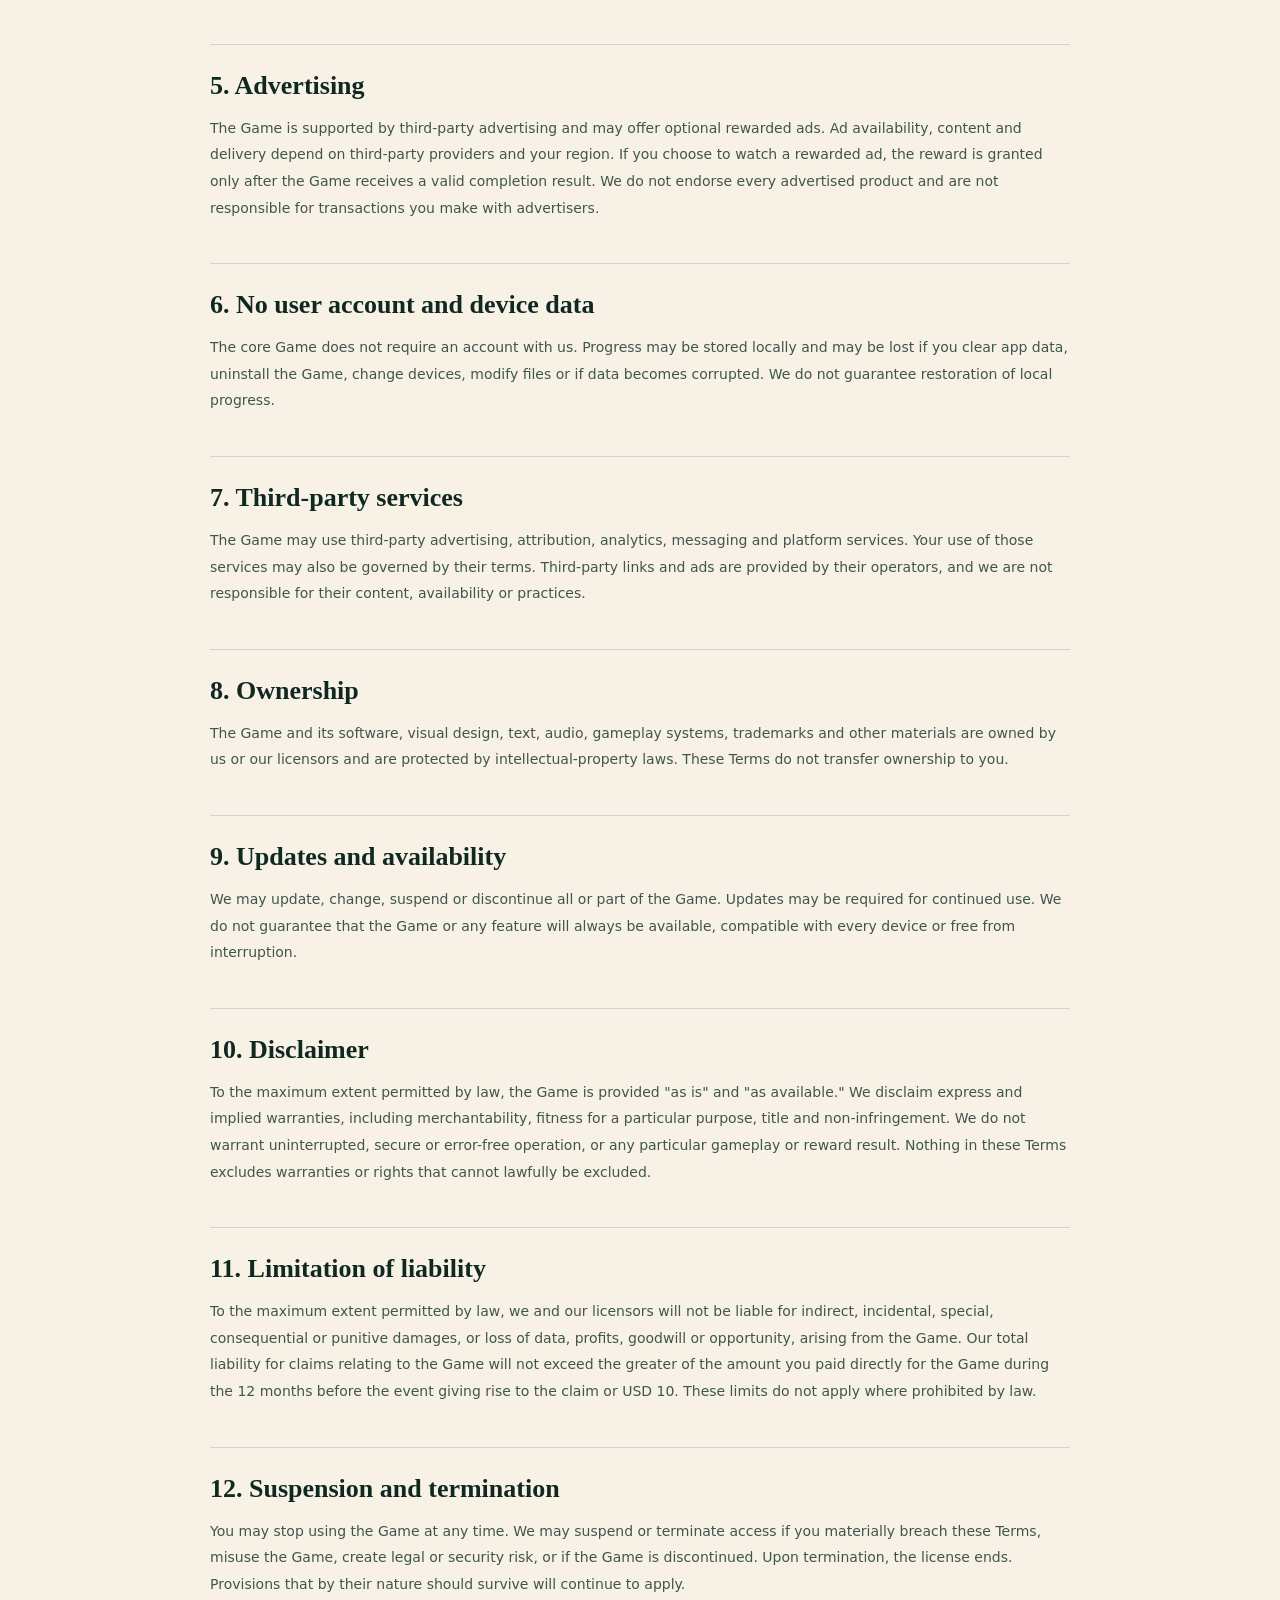
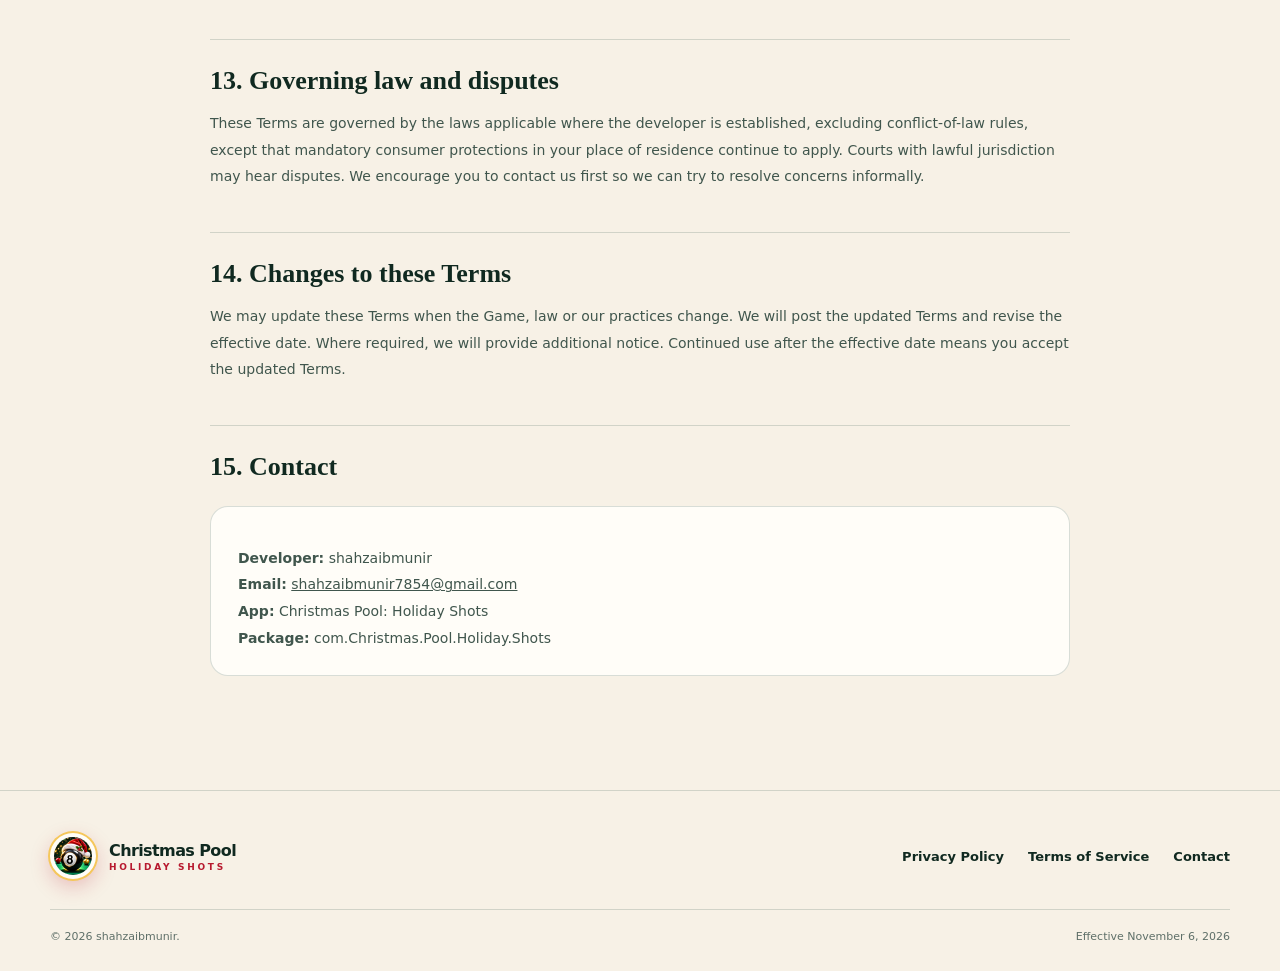
<file: Pool/terms.html>
<!doctype html>
<html lang="en">
<head>
  <meta charset="utf-8">
  <meta name="viewport" content="width=device-width, initial-scale=1">
  <title>Terms of Service — Christmas Pool: Holiday Shots</title>
  <meta name="description" content="Terms of Service for Christmas Pool: Holiday Shots, package com.Christmas.Pool.Holiday.Shots.">
  <meta name="theme-color" content="#0d3b2c">
  <link rel="icon" href="favicon-64.png" type="image/png">
  <link rel="apple-touch-icon" href="apple-touch-icon.png">
  <link rel="stylesheet" href="styles.css">
</head>
<body>
<a class="skip-link" href="#main">Skip to content</a>
<header class="site-header"><nav class="nav wrap" aria-label="Legal navigation"><a class="brand" href="index.html"><img class="brand-mark" src="favicon-64.png" width="46" height="46" alt=""><span>Christmas Pool<small>HOLIDAY SHOTS</small></span></a><div class="nav-links"><a href="index.html">← Back to home</a></div></nav></header>
<main class="legal" id="main">
  <p class="eyebrow">Legal</p><h1>Terms of Service</h1><p class="updated">Effective: November 6, 2026</p>
  <p>These Terms of Service ("Terms") form an agreement between you and <strong>shahzaibmunir</strong> ("we," "us," or "our") governing your use of <strong>Christmas Pool: Holiday Shots</strong> (the "Game"), package name <strong>com.Christmas.Pool.Holiday.Shots</strong>. By installing, accessing or using the Game, you agree to these Terms and the <a href="privacy.html">Privacy Policy</a>. If you do not agree, do not use the Game.</p>

  <h2>1. Eligibility</h2>
  <p>You must meet the minimum digital-consent age in your country to use the Game. If you are under the age of legal majority, a parent or legal guardian must review and agree to these Terms on your behalf. Features involving advertising or reward eligibility may be limited by age, location or platform rules.</p>

  <h2>2. Limited license</h2>
  <p>Subject to these Terms, we grant you a personal, limited, non-exclusive, non-transferable, non-sublicensable and revocable license to install and use the Game on a compatible device you own or control for personal, non-commercial entertainment.</p>

  <h2>3. Rules of conduct</h2>
  <p>You may not:</p>
  <ul>
    <li>use cheats, bots, scripts, automation, exploits or unauthorized software with the Game;</li>
    <li>interfere with security, advertising, telemetry, servers or normal Game operation;</li>
    <li>access, copy, modify, distribute, sell or commercially exploit the Game except as law expressly permits;</li>
    <li>reverse engineer or decompile the Game except to the limited extent applicable law cannot prohibit it;</li>
    <li>misrepresent eligibility, manipulate rewards or progress, or submit false information; or</li>
    <li>use the Game for unlawful, harmful or fraudulent activity.</li>
  </ul>

  <h2>4. Game progress, virtual items and rewards</h2>
  <div class="legal-card"><p>Game progress, scores, virtual currency, boosters, inventory and reward opportunities are licensed game features, not personal property. Unless the Game expressly states otherwise and all displayed eligibility requirements are met, they have no cash value, cannot be transferred and are not redeemable outside the Game. They are not wages, employment, investment products or guaranteed income.</p></div>
  <p>We may adjust, limit, suspend or discontinue features, balances, eligibility rules or reward availability to operate the Game, address errors or fraud, comply with law or platform rules, or rebalance the experience. Any redemption feature shown in the Game is subject to its current instructions, verification, thresholds, region availability and anti-fraud review. Displayed progress does not guarantee approval or payment.</p>

  <h2>5. Advertising</h2>
  <p>The Game is supported by third-party advertising and may offer optional rewarded ads. Ad availability, content and delivery depend on third-party providers and your region. If you choose to watch a rewarded ad, the reward is granted only after the Game receives a valid completion result. We do not endorse every advertised product and are not responsible for transactions you make with advertisers.</p>

  <h2>6. No user account and device data</h2>
  <p>The core Game does not require an account with us. Progress may be stored locally and may be lost if you clear app data, uninstall the Game, change devices, modify files or if data becomes corrupted. We do not guarantee restoration of local progress.</p>

  <h2>7. Third-party services</h2>
  <p>The Game may use third-party advertising, attribution, analytics, messaging and platform services. Your use of those services may also be governed by their terms. Third-party links and ads are provided by their operators, and we are not responsible for their content, availability or practices.</p>

  <h2>8. Ownership</h2>
  <p>The Game and its software, visual design, text, audio, gameplay systems, trademarks and other materials are owned by us or our licensors and are protected by intellectual-property laws. These Terms do not transfer ownership to you.</p>

  <h2>9. Updates and availability</h2>
  <p>We may update, change, suspend or discontinue all or part of the Game. Updates may be required for continued use. We do not guarantee that the Game or any feature will always be available, compatible with every device or free from interruption.</p>

  <h2>10. Disclaimer</h2>
  <p>To the maximum extent permitted by law, the Game is provided "as is" and "as available." We disclaim express and implied warranties, including merchantability, fitness for a particular purpose, title and non-infringement. We do not warrant uninterrupted, secure or error-free operation, or any particular gameplay or reward result. Nothing in these Terms excludes warranties or rights that cannot lawfully be excluded.</p>

  <h2>11. Limitation of liability</h2>
  <p>To the maximum extent permitted by law, we and our licensors will not be liable for indirect, incidental, special, consequential or punitive damages, or loss of data, profits, goodwill or opportunity, arising from the Game. Our total liability for claims relating to the Game will not exceed the greater of the amount you paid directly for the Game during the 12 months before the event giving rise to the claim or USD 10. These limits do not apply where prohibited by law.</p>

  <h2>12. Suspension and termination</h2>
  <p>You may stop using the Game at any time. We may suspend or terminate access if you materially breach these Terms, misuse the Game, create legal or security risk, or if the Game is discontinued. Upon termination, the license ends. Provisions that by their nature should survive will continue to apply.</p>

  <h2>13. Governing law and disputes</h2>
  <p>These Terms are governed by the laws applicable where the developer is established, excluding conflict-of-law rules, except that mandatory consumer protections in your place of residence continue to apply. Courts with lawful jurisdiction may hear disputes. We encourage you to contact us first so we can try to resolve concerns informally.</p>

  <h2>14. Changes to these Terms</h2>
  <p>We may update these Terms when the Game, law or our practices change. We will post the updated Terms and revise the effective date. Where required, we will provide additional notice. Continued use after the effective date means you accept the updated Terms.</p>

  <h2>15. Contact</h2>
  <div class="legal-card"><p><strong>Developer:</strong> shahzaibmunir<br><strong>Email:</strong> <a href="mailto:shahzaibmunir7854@gmail.com">shahzaibmunir7854@gmail.com</a><br><strong>App:</strong> Christmas Pool: Holiday Shots<br><strong>Package:</strong> com.Christmas.Pool.Holiday.Shots</p></div>
</main>
<footer><div class="wrap"><div class="footer-top"><a class="brand" href="index.html"><img class="brand-mark" src="favicon-64.png" width="46" height="46" alt=""><span>Christmas Pool<small>HOLIDAY SHOTS</small></span></a><div class="footer-links"><a href="privacy.html">Privacy Policy</a><a href="terms.html">Terms of Service</a><a href="mailto:shahzaibmunir7854@gmail.com">Contact</a></div></div><div class="footer-bottom"><span>© <span data-year>2026</span> shahzaibmunir.</span><span>Effective November 6, 2026</span></div></div></footer>
<script src="site.js"></script>
</body>
</html>
</file>
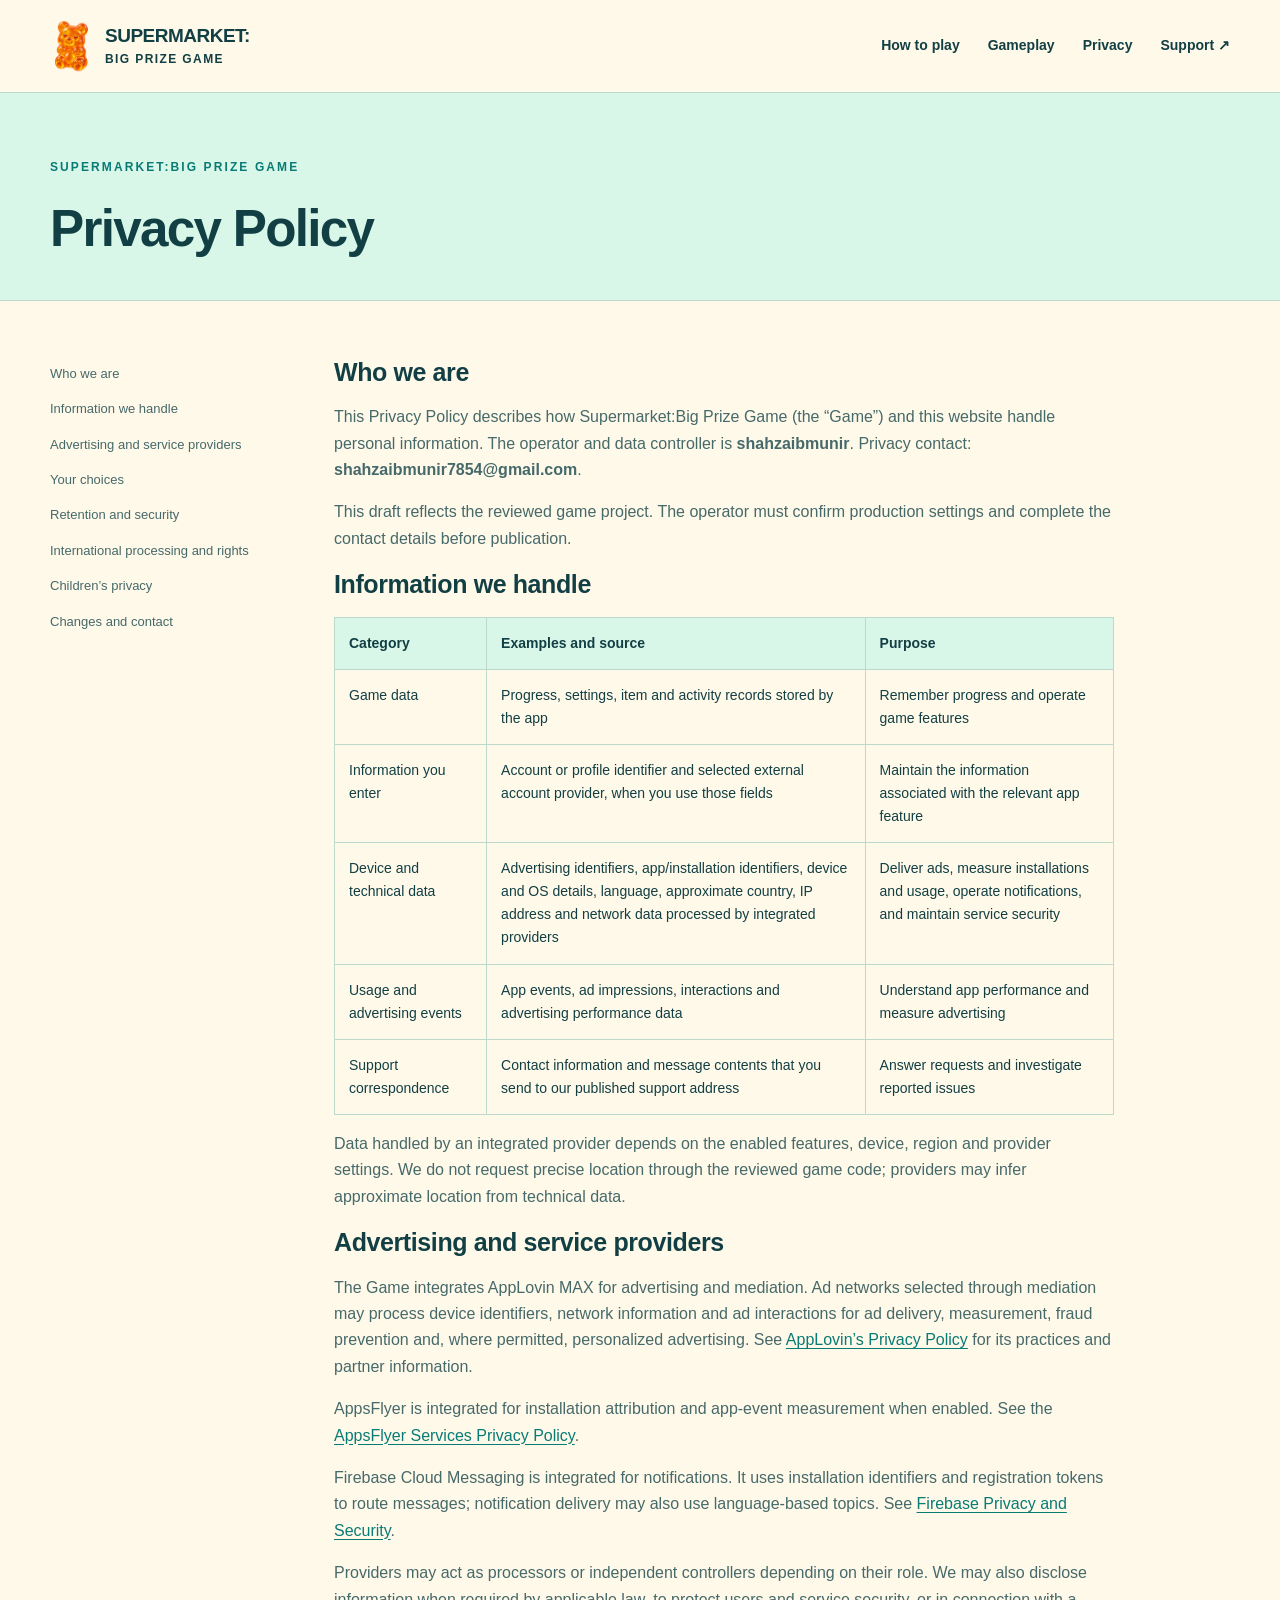
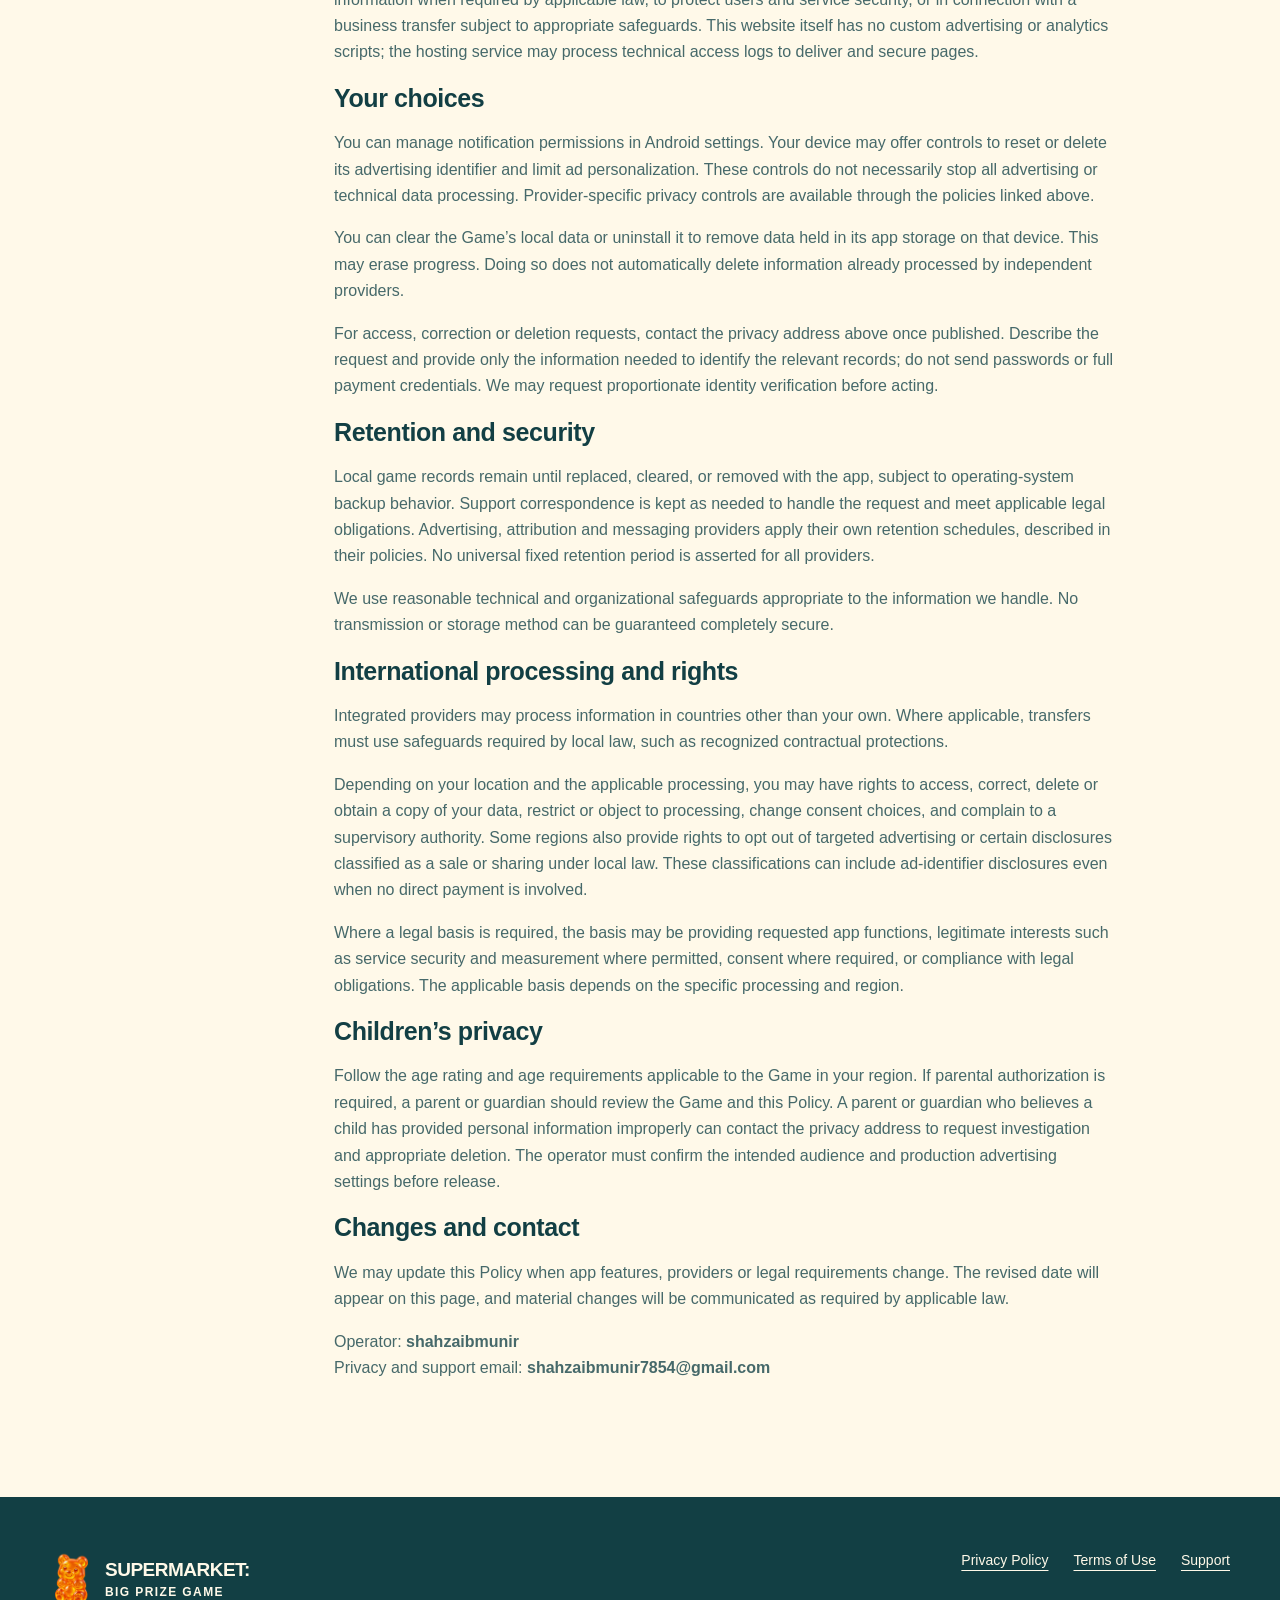
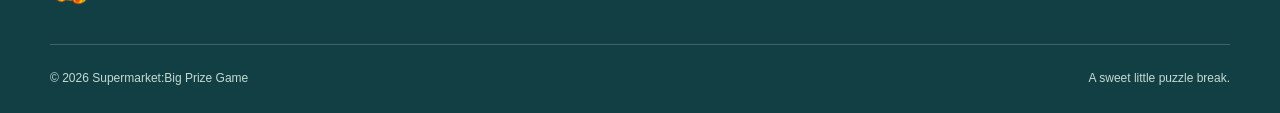
<file: Supermarket/privacy.html>
<!doctype html>
<html lang="en">

<head>
    <meta charset="utf-8">
    <meta name="viewport" content="width=device-width,initial-scale=1">
    <title>Privacy Policy | Supermarket:Big Prize Game</title>
    <meta name="robots" content="noindex">
    <link rel="icon" href="assets/treat-7.png">
    <link rel="stylesheet" href="styles.css">
    <script src="site.js" defer></script>
</head>

<body><a class="skip" href="#main">Skip to content</a>
    <header class="topbar">
        <div class="wrap nav"><a class="brand" href="index.html"><img src="assets/treat-7.png" width="43" height="60"
                    alt=""><span>SUPERMARKET:<small>BIG PRIZE GAME</small></span></a><button class="menu-toggle"
                type="button" aria-expanded="false" aria-controls="navigation">Menu</button>
            <nav class="navlinks" id="navigation" aria-label="Main navigation"><a href="index.html#how-to-play">How to
                    play</a><a href="index.html#gameplay">Gameplay</a><a href="privacy.html">Privacy</a><a
                    href="support.html">Support ↗</a></nav>
        </div>
    </header>
    <main id="main">
        <div class="legal-head">
            <div class="wrap"><span class="eyebrow">Supermarket:Big Prize Game</span>
                <h1>Privacy Policy</h1>
            </div>
        </div>
        <div class="wrap legal-grid">
            <nav class="legal-toc" aria-label="On this page"><a href="#s0">Who we are</a><a href="#s1">Information we
                    handle</a><a href="#s2">Advertising and service providers</a><a href="#s3">Your choices</a><a
                    href="#s4">Retention and security</a><a href="#s5">International processing and rights</a><a
                    href="#s6">Children’s privacy</a><a href="#s7">Changes and contact</a></nav>
            <article class="legal-body">
                <section id="s0">
                    <h2>Who we are</h2>
                    <p>This Privacy Policy describes how Supermarket:Big Prize Game (the “Game”) and this website handle
                        personal information. The operator and data controller is <strong>shahzaibmunir</strong>. Privacy contact: <strong>shahzaibmunir7854@gmail.com</strong>.
                    </p>
                    <p>This draft reflects the reviewed game project. The operator must confirm production settings and
                        complete the contact details before publication.</p>
                </section>
                <section id="s1">
                    <h2>Information we handle</h2>
                    <table>
                        <thead>
                            <tr>
                                <th>Category</th>
                                <th>Examples and source</th>
                                <th>Purpose</th>
                            </tr>
                        </thead>
                        <tbody>
                            <tr>
                                <td>Game data</td>
                                <td>Progress, settings, item and activity records stored by the app</td>
                                <td>Remember progress and operate game features</td>
                            </tr>
                            <tr>
                                <td>Information you enter</td>
                                <td>Account or profile identifier and selected external account provider, when you use
                                    those fields</td>
                                <td>Maintain the information associated with the relevant app feature</td>
                            </tr>
                            <tr>
                                <td>Device and technical data</td>
                                <td>Advertising identifiers, app/installation identifiers, device and OS details,
                                    language, approximate country, IP address and network data processed by integrated
                                    providers</td>
                                <td>Deliver ads, measure installations and usage, operate notifications, and maintain
                                    service security</td>
                            </tr>
                            <tr>
                                <td>Usage and advertising events</td>
                                <td>App events, ad impressions, interactions and advertising performance data</td>
                                <td>Understand app performance and measure advertising</td>
                            </tr>
                            <tr>
                                <td>Support correspondence</td>
                                <td>Contact information and message contents that you send to our published support
                                    address</td>
                                <td>Answer requests and investigate reported issues</td>
                            </tr>
                        </tbody>
                    </table>
                    <p>Data handled by an integrated provider depends on the enabled features, device, region and
                        provider settings. We do not request precise location through the reviewed game code; providers
                        may infer approximate location from technical data.</p>
                </section>
                <section id="s2">
                    <h2>Advertising and service providers</h2>
                    <p>The Game integrates AppLovin MAX for advertising and mediation. Ad networks selected through
                        mediation may process device identifiers, network information and ad interactions for ad
                        delivery, measurement, fraud prevention and, where permitted, personalized advertising. See <a
                            href="https://legal.applovin.com/privacy/">AppLovin’s Privacy Policy</a> for its practices
                        and partner information.</p>
                    <p>AppsFlyer is integrated for installation attribution and app-event measurement when enabled. See
                        the <a href="https://www.appsflyer.com/legal/services-privacy-policy/">AppsFlyer Services
                            Privacy Policy</a>.</p>
                    <p>Firebase Cloud Messaging is integrated for notifications. It uses installation identifiers and
                        registration tokens to route messages; notification delivery may also use language-based topics.
                        See <a href="https://firebase.google.com/support/privacy">Firebase Privacy and Security</a>.</p>
                    <p>Providers may act as processors or independent controllers depending on their role. We may also
                        disclose information when required by applicable law, to protect users and service security, or
                        in connection with a business transfer subject to appropriate safeguards. This website itself
                        has no custom advertising or analytics scripts; the hosting service may process technical access
                        logs to deliver and secure pages.</p>
                </section>
                <section id="s3">
                    <h2>Your choices</h2>
                    <p>You can manage notification permissions in Android settings. Your device may offer controls to
                        reset or delete its advertising identifier and limit ad personalization. These controls do not
                        necessarily stop all advertising or technical data processing. Provider-specific privacy
                        controls are available through the policies linked above.</p>
                    <p>You can clear the Game’s local data or uninstall it to remove data held in its app storage on
                        that device. This may erase progress. Doing so does not automatically delete information already
                        processed by independent providers.</p>
                    <p>For access, correction or deletion requests, contact the privacy address above once published.
                        Describe the request and provide only the information needed to identify the relevant records;
                        do not send passwords or full payment credentials. We may request proportionate identity
                        verification before acting.</p>
                </section>
                <section id="s4">
                    <h2>Retention and security</h2>
                    <p>Local game records remain until replaced, cleared, or removed with the app, subject to
                        operating-system backup behavior. Support correspondence is kept as needed to handle the request
                        and meet applicable legal obligations. Advertising, attribution and messaging providers apply
                        their own retention schedules, described in their policies. No universal fixed retention period
                        is asserted for all providers.</p>
                    <p>We use reasonable technical and organizational safeguards appropriate to the information we
                        handle. No transmission or storage method can be guaranteed completely secure.</p>
                </section>
                <section id="s5">
                    <h2>International processing and rights</h2>
                    <p>Integrated providers may process information in countries other than your own. Where applicable,
                        transfers must use safeguards required by local law, such as recognized contractual protections.
                    </p>
                    <p>Depending on your location and the applicable processing, you may have rights to access, correct,
                        delete or obtain a copy of your data, restrict or object to processing, change consent choices,
                        and complain to a supervisory authority. Some regions also provide rights to opt out of targeted
                        advertising or certain disclosures classified as a sale or sharing under local law. These
                        classifications can include ad-identifier disclosures even when no direct payment is involved.
                    </p>
                    <p>Where a legal basis is required, the basis may be providing requested app functions, legitimate
                        interests such as service security and measurement where permitted, consent where required, or
                        compliance with legal obligations. The applicable basis depends on the specific processing and
                        region.</p>
                </section>
                <section id="s6">
                    <h2>Children’s privacy</h2>
                    <p>Follow the age rating and age requirements applicable to the Game in your region. If parental
                        authorization is required, a parent or guardian should review the Game and this Policy. A parent
                        or guardian who believes a child has provided personal information improperly can contact the
                        privacy address to request investigation and appropriate deletion. The operator must confirm the
                        intended audience and production advertising settings before release.</p>
                </section>
                <section id="s7">
                    <h2>Changes and contact</h2>
                    <p>We may update this Policy when app features, providers or legal requirements change. The revised
                        date will appear on this page, and material changes will be communicated as required by
                        applicable law.</p>
                    <p>Operator: <strong>shahzaibmunir</strong><br>Privacy and support
                        email: <strong>shahzaibmunir7854@gmail.com</strong></p>
                </section>
            </article>
        </div>
    </main>
    <footer class="footer">
        <div class="wrap">
            <div class="footer-top"><a class="brand" href="index.html"><img src="assets/treat-7.png" alt="" width="43"
                        height="60"><span>SUPERMARKET:<small>BIG PRIZE GAME</small></span></a>
                <nav class="footer-links" aria-label="Legal and support"><a href="privacy.html">Privacy Policy</a><a
                        href="terms.html">Terms of Use</a><a href="support.html">Support</a></nav>
            </div>
            <div class="footer-bottom"><span>© 2026 Supermarket:Big Prize Game</span><span>A sweet little puzzle
                    break.</span></div>
        </div>
    </footer>
</body>

</html>
</file>
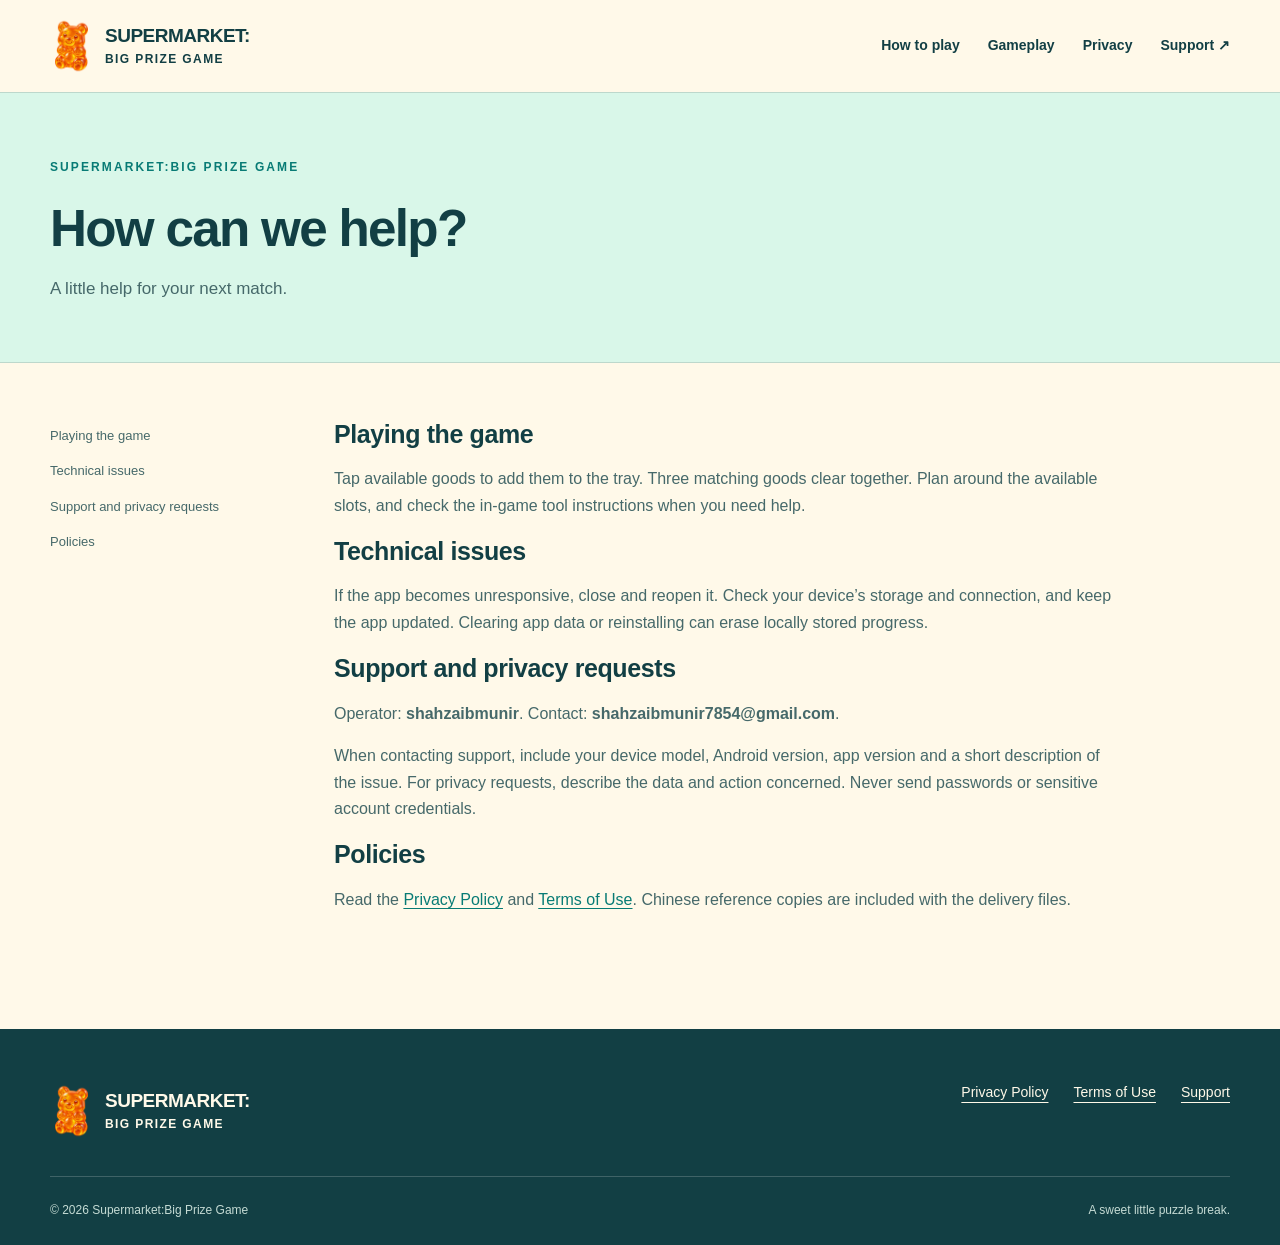
<file: Supermarket/support.html>
<!doctype html>
<html lang="en">

<head>
    <meta charset="utf-8">
    <meta name="viewport" content="width=device-width,initial-scale=1">
    <title>How can we help? | Supermarket:Big Prize Game</title>
    <meta name="robots" content="noindex">
    <link rel="icon" href="assets/treat-7.png">
    <link rel="stylesheet" href="styles.css">
    <script src="site.js" defer></script>
</head>

<body><a class="skip" href="#main">Skip to content</a>
    <header class="topbar">
        <div class="wrap nav"><a class="brand" href="index.html"><img src="assets/treat-7.png" width="43" height="60"
                    alt=""><span>SUPERMARKET:<small>BIG PRIZE GAME</small></span></a><button class="menu-toggle"
                type="button" aria-expanded="false" aria-controls="navigation">Menu</button>
            <nav class="navlinks" id="navigation" aria-label="Main navigation"><a href="index.html#how-to-play">How to
                    play</a><a href="index.html#gameplay">Gameplay</a><a href="privacy.html">Privacy</a><a
                    href="support.html">Support ↗</a></nav>
        </div>
    </header>
    <main id="main">
        <div class="legal-head">
            <div class="wrap"><span class="eyebrow">Supermarket:Big Prize Game</span>
                <h1>How can we help?</h1>
                <p>A little help for your next match.</p>
            </div>
        </div>
        <div class="wrap legal-grid">
            <nav class="legal-toc" aria-label="On this page"><a href="#s0">Playing the game</a><a href="#s1">Technical
                    issues</a><a href="#s2">Support and privacy requests</a><a href="#s3">Policies</a></nav>
            <article class="legal-body">
                <section id="s0">
                    <h2>Playing the game</h2>
                    <p>Tap available goods to add them to the tray. Three matching goods clear together. Plan around the
                        available slots, and check the in-game tool instructions when you need help.</p>
                </section>
                <section id="s1">
                    <h2>Technical issues</h2>
                    <p>If the app becomes unresponsive, close and reopen it. Check your device’s storage and connection,
                        and keep the app updated. Clearing app data or reinstalling can erase locally stored progress.
                    </p>
                </section>
                <section id="s2">
                    <h2>Support and privacy requests</h2>
                    <p>Operator:
                        <strong>shahzaibmunir</strong>. Contact: <strong>shahzaibmunir7854@gmail.com</strong>.</p>
                    <p>When contacting support, include your device model, Android version, app version and a short
                        description of the issue. For privacy requests, describe the data and action concerned. Never
                        send passwords or sensitive account credentials.</p>
                </section>
                <section id="s3">
                    <h2>Policies</h2>
                    <p>Read the <a href="privacy.html">Privacy Policy</a> and <a href="terms.html">Terms of Use</a>.
                        Chinese reference copies are included with the delivery files.</p>
                </section>
            </article>
        </div>
    </main>
    <footer class="footer">
        <div class="wrap">
            <div class="footer-top"><a class="brand" href="index.html"><img src="assets/treat-7.png" alt="" width="43"
                        height="60"><span>SUPERMARKET:<small>BIG PRIZE GAME</small></span></a>
                <nav class="footer-links" aria-label="Legal and support"><a href="privacy.html">Privacy Policy</a><a
                        href="terms.html">Terms of Use</a><a href="support.html">Support</a></nav>
            </div>
            <div class="footer-bottom"><span>© 2026 Supermarket:Big Prize Game</span><span>A sweet little puzzle
                    break.</span></div>
        </div>
    </footer>
</body>

</html>
</file>
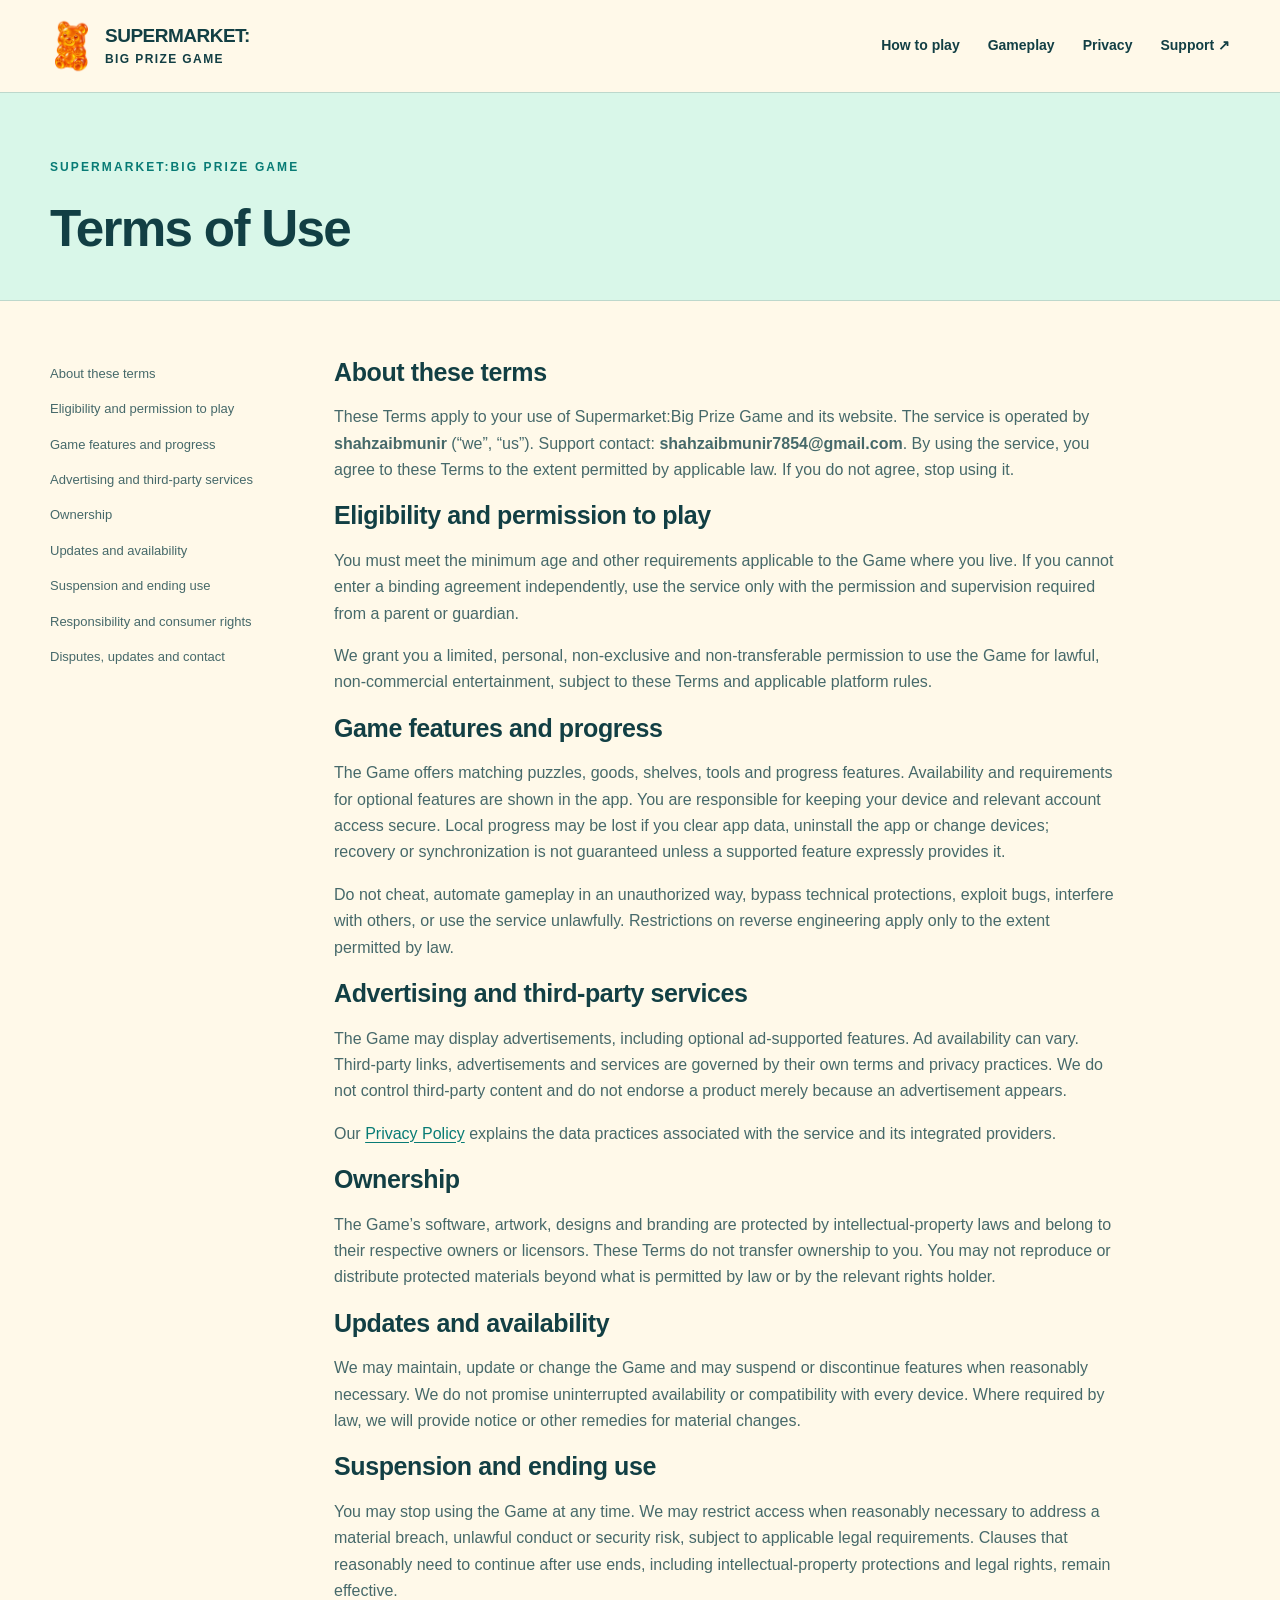
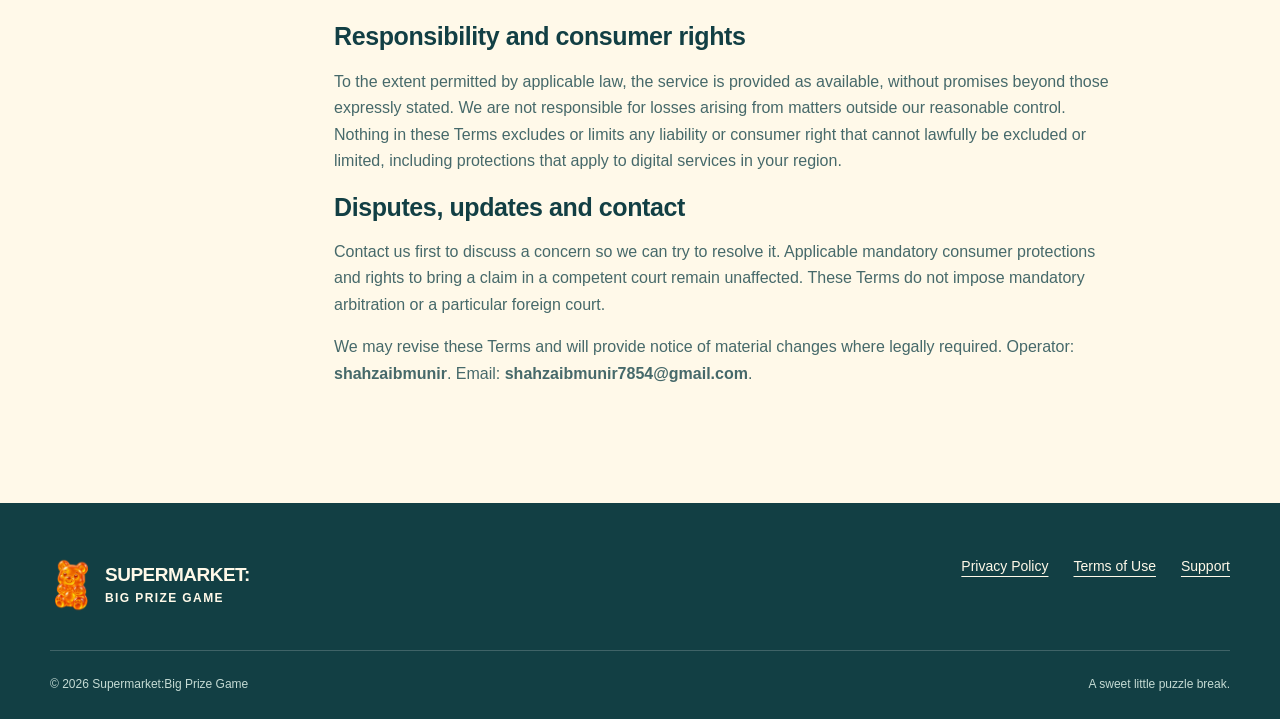
<file: Supermarket/terms.html>
<!doctype html>
<html lang="en">

<head>
    <meta charset="utf-8">
    <meta name="viewport" content="width=device-width,initial-scale=1">
    <title>Terms of Use | Supermarket:Big Prize Game</title>
    <meta name="robots" content="noindex">
    <link rel="icon" href="assets/treat-7.png">
    <link rel="stylesheet" href="styles.css">
    <script src="site.js" defer></script>
</head>

<body><a class="skip" href="#main">Skip to content</a>
    <header class="topbar">
        <div class="wrap nav"><a class="brand" href="index.html"><img src="assets/treat-7.png" width="43" height="60"
                    alt=""><span>SUPERMARKET:<small>BIG PRIZE GAME</small></span></a><button class="menu-toggle"
                type="button" aria-expanded="false" aria-controls="navigation">Menu</button>
            <nav class="navlinks" id="navigation" aria-label="Main navigation"><a href="index.html#how-to-play">How to
                    play</a><a href="index.html#gameplay">Gameplay</a><a href="privacy.html">Privacy</a><a
                    href="support.html">Support ↗</a></nav>
        </div>
    </header>
    <main id="main">
        <div class="legal-head">
            <div class="wrap"><span class="eyebrow">Supermarket:Big Prize Game</span>
                <h1>Terms of Use</h1>
            </div>
        </div>
        <div class="wrap legal-grid">
            <nav class="legal-toc" aria-label="On this page"><a href="#s0">About these terms</a><a
                    href="#s1">Eligibility and permission to play</a><a href="#s2">Game features and progress</a><a
                    href="#s3">Advertising and third-party services</a><a href="#s4">Ownership</a><a href="#s5">Updates
                    and availability</a><a href="#s6">Suspension and ending use</a><a href="#s7">Responsibility and
                    consumer rights</a><a href="#s8">Disputes, updates and contact</a></nav>
            <article class="legal-body">
                <section id="s0">
                    <h2>About these terms</h2>
                    <p>These Terms apply to your use of Supermarket:Big Prize Game and its website. The service is
                        operated by <strong>shahzaibmunir</strong> (“we”, “us”). Support
                        contact: <strong>shahzaibmunir7854@gmail.com</strong>. By using the service, you agree to
                        these Terms to the extent permitted by applicable law. If you do not agree, stop using it.</p>
                </section>
                <section id="s1">
                    <h2>Eligibility and permission to play</h2>
                    <p>You must meet the minimum age and other requirements applicable to the Game where you live. If
                        you cannot enter a binding agreement independently, use the service only with the permission and
                        supervision required from a parent or guardian.</p>
                    <p>We grant you a limited, personal, non-exclusive and non-transferable permission to use the Game
                        for lawful, non-commercial entertainment, subject to these Terms and applicable platform rules.
                    </p>
                </section>
                <section id="s2">
                    <h2>Game features and progress</h2>
                    <p>The Game offers matching puzzles, goods, shelves, tools and progress features. Availability and
                        requirements for optional features are shown in the app. You are responsible for keeping your
                        device and relevant account access secure. Local progress may be lost if you clear app data,
                        uninstall the app or change devices; recovery or synchronization is not guaranteed unless a
                        supported feature expressly provides it.</p>
                    <p>Do not cheat, automate gameplay in an unauthorized way, bypass technical protections, exploit
                        bugs, interfere with others, or use the service unlawfully. Restrictions on reverse engineering
                        apply only to the extent permitted by law.</p>
                </section>
                <section id="s3">
                    <h2>Advertising and third-party services</h2>
                    <p>The Game may display advertisements, including optional ad-supported features. Ad availability
                        can vary. Third-party links, advertisements and services are governed by their own terms and
                        privacy practices. We do not control third-party content and do not endorse a product merely
                        because an advertisement appears.</p>
                    <p>Our <a href="privacy.html">Privacy Policy</a> explains the data practices associated with the
                        service and its integrated providers.</p>
                </section>
                <section id="s4">
                    <h2>Ownership</h2>
                    <p>The Game’s software, artwork, designs and branding are protected by intellectual-property laws
                        and belong to their respective owners or licensors. These Terms do not transfer ownership to
                        you. You may not reproduce or distribute protected materials beyond what is permitted by law or
                        by the relevant rights holder.</p>
                </section>
                <section id="s5">
                    <h2>Updates and availability</h2>
                    <p>We may maintain, update or change the Game and may suspend or discontinue features when
                        reasonably necessary. We do not promise uninterrupted availability or compatibility with every
                        device. Where required by law, we will provide notice or other remedies for material changes.
                    </p>
                </section>
                <section id="s6">
                    <h2>Suspension and ending use</h2>
                    <p>You may stop using the Game at any time. We may restrict access when reasonably necessary to
                        address a material breach, unlawful conduct or security risk, subject to applicable legal
                        requirements. Clauses that reasonably need to continue after use ends, including
                        intellectual-property protections and legal rights, remain effective.</p>
                </section>
                <section id="s7">
                    <h2>Responsibility and consumer rights</h2>
                    <p>To the extent permitted by applicable law, the service is provided as available, without promises
                        beyond those expressly stated. We are not responsible for losses arising from matters outside
                        our reasonable control. Nothing in these Terms excludes or limits any liability or consumer
                        right that cannot lawfully be excluded or limited, including protections that apply to digital
                        services in your region.</p>
                </section>
                <section id="s8">
                    <h2>Disputes, updates and contact</h2>
                    <p>Contact us first to discuss a concern so we can try to resolve it. Applicable mandatory consumer
                        protections and rights to bring a claim in a competent court remain unaffected. These Terms do
                        not impose mandatory arbitration or a particular foreign court.</p>
                    <p>We may revise these Terms and will provide notice of material changes where legally required.
                        Operator: <strong>shahzaibmunir</strong>. Email: <strong>shahzaibmunir7854@gmail.com</strong>.</p>
                </section>
            </article>
        </div>
    </main>
    <footer class="footer">
        <div class="wrap">
            <div class="footer-top"><a class="brand" href="index.html"><img src="assets/treat-7.png" alt="" width="43"
                        height="60"><span>SUPERMARKET:<small>BIG PRIZE GAME</small></span></a>
                <nav class="footer-links" aria-label="Legal and support"><a href="privacy.html">Privacy Policy</a><a
                        href="terms.html">Terms of Use</a><a href="support.html">Support</a></nav>
            </div>
            <div class="footer-bottom"><span>© 2026 Supermarket:Big Prize Game</span><span>A sweet little puzzle
                    break.</span></div>
        </div>
    </footer>
</body>

</html>
</file>
<file: Pool/styles.css>
:root {
  --pine: #0d3b2c;
  --pine-deep: #06271e;
  --holly: #b7192e;
  --berry: #e64052;
  --gold: #f5c75b;
  --snow: #fffdf8;
  --cream: #f7f1e6;
  --ink: #102920;
  --muted: #5e6f68;
  --line: rgba(13, 59, 44, .16);
  --card: rgba(255, 253, 248, .93);
  --shadow: 0 20px 60px rgba(6, 39, 30, .13);
}

* { box-sizing: border-box; }
html { max-width: 100%; overflow-x: hidden; scroll-behavior: smooth; scroll-padding-top: 92px; }
body {
  margin: 0;
  max-width: 100%;
  overflow-x: hidden;
  color: var(--ink);
  background:
    radial-gradient(circle at 9% 4%, rgba(230, 64, 82, .11), transparent 28rem),
    radial-gradient(circle at 92% 22%, rgba(245, 199, 91, .14), transparent 30rem),
    var(--cream);
  font-family: Inter, ui-sans-serif, system-ui, -apple-system, BlinkMacSystemFont, "Segoe UI", sans-serif;
  -webkit-font-smoothing: antialiased;
}
a { color: inherit; }
img { max-width: 100%; }
.wrap { width: min(1180px, calc(100% - 48px)); margin-inline: auto; }
.skip-link { position: absolute; left: -9999px; top: 8px; z-index: 10; padding: 10px 14px; background: white; }
.skip-link:focus { left: 8px; }

.site-header {
  position: sticky;
  top: 0;
  z-index: 5;
  background: rgba(247, 241, 230, .88);
  border-bottom: 1px solid var(--line);
  backdrop-filter: blur(16px);
}
.nav { min-height: 82px; display: flex; align-items: center; justify-content: space-between; gap: 28px; }
.brand { display: flex; align-items: center; gap: 13px; text-decoration: none; font-weight: 850; letter-spacing: -.6px; }
.brand-mark {
  width: 46px; height: 46px; border-radius: 50%; display: grid; place-items: center;
  color: white; background: radial-gradient(circle at 37% 31%, #fff 0 4%, transparent 5%), var(--holly);
  border: 4px solid var(--snow); box-shadow: 0 0 0 2px var(--gold), 0 7px 20px rgba(183, 25, 46, .25);
  font-family: Georgia, serif; font-size: 19px;
  object-fit: cover;
}
.brand small { display: block; margin-top: 2px; color: var(--holly); font-size: 9px; letter-spacing: 2.7px; }
.nav-links { display: flex; align-items: center; gap: 28px; }
.nav-links a { text-decoration: none; font-size: 13px; font-weight: 700; }
.nav-links a:hover, .nav-links a:focus-visible { color: var(--holly); }
.nav-button, .button {
  display: inline-flex; justify-content: center; align-items: center; min-height: 48px; padding: 0 20px;
  border-radius: 999px; text-decoration: none; font-weight: 800; font-size: 13px;
  background: var(--pine); color: white; box-shadow: 0 8px 0 var(--pine-deep);
  transition: transform .2s ease, box-shadow .2s ease;
}
.nav-button:hover, .button:hover { transform: translateY(-2px); box-shadow: 0 10px 0 var(--pine-deep); }
.button.red { background: var(--holly); box-shadow: 0 8px 0 #7c0c1d; }

.hero { min-height: 700px; display: grid; grid-template-columns: 1.05fr .95fr; align-items: center; gap: 72px; padding-block: 86px 100px; }
.hero > *, .faq-layout > *, .legal > * { min-width: 0; }
.eyebrow { margin: 0; color: var(--holly); font-size: 11px; line-height: 1.5; font-weight: 900; letter-spacing: 2.2px; text-transform: uppercase; }
.hero h1 { margin: 22px 0 24px; font-family: Georgia, "Times New Roman", serif; font-size: clamp(54px, 6.4vw, 88px); line-height: .98; letter-spacing: -4px; }
.hero h1 em { color: var(--holly); font-style: normal; position: relative; }
.hero h1 em::after { content: ""; position: absolute; left: 0; right: 0; bottom: -5px; height: 9px; border-radius: 100%; background: var(--gold); transform: rotate(-2deg); }
.lead { max-width: 540px; color: var(--muted); font-size: 17px; line-height: 1.8; }
.hero-actions { display: flex; flex-wrap: wrap; align-items: center; gap: 20px; margin-top: 32px; }
.hero-note { color: var(--muted); font-size: 12px; line-height: 1.6; }
.hero-note strong { color: var(--ink); }

.table-card { position: relative; min-height: 500px; margin: 0; padding: 18px; border-radius: 38px; background: white; box-shadow: var(--shadow); transform: rotate(2deg); }
.table-card::before, .table-card::after { content: "✦"; position: absolute; color: var(--gold); font-size: 56px; z-index: 2; }
.table-card::before { top: -40px; right: 16px; }
.table-card::after { content: "❄"; left: -28px; bottom: 50px; color: var(--holly); }
.hero-artwork { display: block; width: 100%; height: 500px; object-fit: cover; object-position: 50% 62%; border-radius: 24px; }
.table-card figcaption { margin: 13px 8px 0; color: var(--muted); font-size: 10px; letter-spacing: .4px; }
.pool-table { position: absolute; inset: 24px; overflow: hidden; border: 18px solid #8d3327; border-radius: 28px; background: linear-gradient(145deg, #0f6045, #0b4534); box-shadow: inset 0 0 0 5px #e0a640, inset 0 0 45px rgba(0,0,0,.4); }
.pocket { position: absolute; width: 30px; height: 30px; border-radius: 50%; background: #04140f; box-shadow: inset 0 0 0 4px #2c1712; }
.p1 { left: -12px; top: -12px; }.p2 { right: -12px; top: -12px; }.p3 { left: -12px; bottom: -12px; }.p4 { right: -12px; bottom: -12px; }.p5 { left: calc(50% - 15px); top: -14px; }.p6 { left: calc(50% - 15px); bottom: -14px; }
.ball { position: absolute; width: 44px; height: 44px; display: grid; place-items: center; border-radius: 50%; color: white; font-weight: 900; box-shadow: inset -8px -10px 14px rgba(0,0,0,.28), 0 8px 16px rgba(0,0,0,.27); }
.ball::before { content: ""; position: absolute; width: 9px; height: 9px; top: 7px; left: 9px; border-radius: 50%; background: rgba(255,255,255,.72); }
.b1 { left: 29%; top: 34%; background: #f0bb22; }.b2 { left: 55%; top: 43%; background: #b7192e; }.b3 { left: 61%; top: 56%; background: #214b9a; }.b4 { left: 48%; top: 66%; background: #14221d; }.cue { left: 20%; top: 68%; background: #fff; color: #172a22; }
.cue-line { position: absolute; width: 230px; height: 4px; left: 22%; top: 66%; background: linear-gradient(90deg, rgba(255,255,255,.9), transparent); transform: rotate(-39deg); transform-origin: left; }
.holly { position: absolute; right: 32px; top: 36px; font-size: 52px; filter: drop-shadow(0 6px 5px rgba(0,0,0,.25)); }
.card-label { position: absolute; right: -20px; bottom: 28px; z-index: 3; max-width: 210px; padding: 16px 20px; border-radius: 16px; background: var(--gold); color: var(--pine-deep); font-weight: 900; transform: rotate(-5deg); box-shadow: 0 8px 0 #b98722; }
.card-label small { display: block; margin-top: 4px; font-weight: 600; }

.ribbon { background: var(--pine); color: white; border-block: 4px solid var(--gold); }
.ribbon-row { display: grid; grid-template-columns: repeat(4, 1fr); gap: 24px; padding-block: 20px; text-align: center; font-size: 10px; font-weight: 900; letter-spacing: 1.6px; }
.ribbon-row span::before { content: "✦"; color: var(--gold); margin-right: 12px; }
.section { padding-block: 100px; }
.section-head { display: flex; align-items: end; justify-content: space-between; gap: 48px; margin-bottom: 46px; }
.section h2, .legal h1 { margin: 14px 0 0; font-family: Georgia, serif; font-size: clamp(38px, 5vw, 58px); line-height: 1.08; letter-spacing: -2px; }
.section-head > p { max-width: 390px; margin: 0; color: var(--muted); line-height: 1.8; }
.steps, .features { display: grid; grid-template-columns: repeat(3, 1fr); gap: 22px; }
.step, .feature { position: relative; min-height: 280px; padding: 31px; overflow: hidden; border: 1px solid var(--line); border-radius: 24px; background: var(--card); box-shadow: 0 10px 35px rgba(6,39,30,.06); }
.step-number { color: var(--holly); font-weight: 900; font-size: 10px; letter-spacing: 2px; }
.step h3, .feature h3 { margin: 78px 0 12px; font-family: Georgia, serif; font-size: 27px; }
.step p, .feature p { color: var(--muted); line-height: 1.75; font-size: 14px; }
.step-icon { position: absolute; right: 24px; top: 22px; width: 66px; height: 66px; display: grid; place-items: center; border-radius: 20px; background: var(--pine); color: white; font-size: 31px; transform: rotate(6deg); }
.step:nth-child(2) .step-icon { background: var(--holly); }.step:nth-child(3) .step-icon { background: var(--gold); color: var(--pine); }
.feature-band { background: #e7eee9; border-block: 1px solid var(--line); }
.feature { min-height: 230px; background: var(--snow); }
.feature h3 { margin-top: 14px; }
.feature .icon { font-size: 34px; }

.faq-layout { display: grid; grid-template-columns: .75fr 1.25fr; gap: 80px; }
.faq-layout h2 { margin-bottom: 24px; }
.text-link { color: var(--holly); font-weight: 800; text-underline-offset: 5px; }
details { padding: 24px 0; border-bottom: 1px solid var(--line); }
details:first-child { border-top: 1px solid var(--line); }
summary { cursor: pointer; font-weight: 850; list-style: none; }
summary::-webkit-details-marker { display: none; }
summary::after { content: "+"; float: right; color: var(--holly); font-size: 21px; }
details[open] summary::after { content: "−"; }
details p { color: var(--muted); line-height: 1.8; font-size: 14px; }
.cta { margin-bottom: 90px; padding: 54px 60px; display: flex; justify-content: space-between; align-items: center; gap: 40px; border-radius: 30px; color: white; background: linear-gradient(125deg, var(--holly), #8f1022); box-shadow: 0 18px 0 #670817; }
.cta h2 { margin: 8px 0 0; font-family: Georgia, serif; font-size: clamp(35px, 5vw, 54px); }
.cta .button { background: var(--snow); color: var(--pine); box-shadow: 0 8px 0 #d9cdbc; }

footer { padding-block: 42px 28px; border-top: 1px solid var(--line); }
.footer-top, .footer-bottom { display: flex; justify-content: space-between; align-items: center; gap: 24px; }
.footer-links { display: flex; flex-wrap: wrap; gap: 24px; font-size: 13px; font-weight: 700; }
.footer-links a { text-decoration: none; }
.footer-bottom { margin-top: 30px; padding-top: 20px; border-top: 1px solid var(--line); color: var(--muted); font-size: 11px; }

.legal { width: min(860px, calc(100% - 48px)); margin: 0 auto; padding-block: 72px 90px; }
.legal .updated { margin: 12px 0 38px; color: var(--muted); font-size: 12px; }
.legal h2 { margin: 42px 0 14px; padding-top: 26px; border-top: 1px solid var(--line); font-family: Georgia, serif; font-size: 26px; }
.legal p, .legal li { color: #40564d; font-size: 14px; line-height: 1.9; }
.legal li { margin-bottom: 8px; }
.legal-card { margin: 24px 0; padding: 24px 27px; border: 1px solid var(--line); border-radius: 18px; background: var(--snow); }
.legal-card p:last-child { margin-bottom: 0; }
.service-list a { color: var(--holly); font-weight: 700; }

@media (max-width: 900px) {
  .nav-links a:not(.nav-button) { display: none; }
  .hero { grid-template-columns: minmax(0, 1fr); gap: 54px; }
  .hero-copy { max-width: 680px; }
  .table-card { width: min(100%, 600px); justify-self: center; }
  .steps, .features { grid-template-columns: 1fr 1fr; }
  .steps .step:last-child, .features .feature:last-child { grid-column: 1 / -1; }
  .faq-layout { grid-template-columns: 1fr; gap: 38px; }
}
@media (max-width: 620px) {
  .wrap, .legal { width: calc(100% - 32px); }
  .nav { min-height: 72px; }.nav-button { display: none; }
  .hero { padding-block: 62px 72px; }.hero h1 { font-size: 50px; letter-spacing: -2.7px; }
  .hero > *, .legal > *, .legal p, .legal li, .legal h2 { overflow-wrap: anywhere; }
  .table-card { width: 100%; min-height: 400px; padding: 12px; transform: none; }.hero-artwork { height: 410px; }.pool-table { inset: 12px; border-width: 13px; }.card-label { right: -5px; bottom: 34px; }
  .ribbon-row { grid-template-columns: 1fr 1fr; }
  .section { padding-block: 70px; }.section-head { display: block; }.section-head > p { margin-top: 20px; }
  .steps, .features { grid-template-columns: 1fr; }.steps .step:last-child, .features .feature:last-child { grid-column: auto; }
  .cta { display: block; padding: 36px 28px; }.cta .button { margin-top: 24px; }
  .footer-top, .footer-bottom { align-items: flex-start; flex-direction: column; }
}
@media (prefers-reduced-motion: reduce) { html { scroll-behavior: auto; } *, *::before, *::after { transition: none !important; } }
</file>
<file: Supermarket/styles.css>
:root{--ink:#123f44;--muted:#46696a;--cream:#fff9e9;--mint:#d9f7e9;--teal:#087b75;--pink:#cf326e;--line:#bdd8cc;--white:#fffdf6;--shadow:0 18px 50px #124f4412}*{box-sizing:border-box}html{scroll-behavior:smooth;scroll-padding-top:100px}body{margin:0;background:var(--cream);color:var(--ink);font:17px/1.65 'Segoe UI',Arial,sans-serif}a{color:inherit}button{font:inherit}img{max-width:100%;height:auto;display:block}button,a{-webkit-tap-highlight-color:transparent}a:focus-visible,button:focus-visible,summary:focus-visible{outline:3px solid var(--pink);outline-offset:5px}.skip{position:fixed;top:-80px;left:12px;background:white;padding:12px;z-index:20}.skip:focus{top:12px}.wrap{width:min(1180px,calc(100% - 56px));margin:auto}.topbar{border-bottom:1px solid var(--line);background:#fff9e9f2;position:sticky;top:0;z-index:10;backdrop-filter:blur(16px)}.nav{display:flex;align-items:center;justify-content:space-between;min-height:92px;gap:30px}.brand{text-decoration:none;display:flex;align-items:center;gap:12px;line-height:1.15;font-size:19px;font-weight:900;letter-spacing:-.5px}.brand img{width:43px;height:60px;object-fit:contain}.brand span small{display:block;font-size:12px;font-weight:600;letter-spacing:1.4px;margin-top:6px}.navlinks{display:flex;align-items:center;gap:28px;font-size:14px;font-weight:700}.navlinks a{text-decoration:none}.navlinks a:hover{color:var(--pink)}.menu-toggle{display:none;border:1px solid var(--line);background:transparent;border-radius:10px;padding:8px 14px}.pill{display:inline-flex;align-items:center;justify-content:center;gap:14px;text-decoration:none;border:1px solid var(--ink);border-radius:99px;padding:14px 25px;font-weight:750;font-size:15px;transition:transform .2s,box-shadow .2s}.pill:hover{transform:translateY(-3px);box-shadow:0 7px 0 #123f4420}.pill.primary{background:var(--ink);color:var(--cream)}.pill.pink{background:var(--pink);color:white;border-color:var(--pink)}.hero{background:radial-gradient(ellipse at 88% 24%,#b3efdb,transparent 55%),var(--cream);overflow:hidden;position:relative}.hero-grid{display:grid;grid-template-columns:1.08fr .92fr;gap:50px;align-items:center;padding:78px 0 64px;min-height:730px}.eyebrow{font-size:12px;font-weight:850;letter-spacing:2.1px;text-transform:uppercase;color:var(--teal);display:block;margin-bottom:22px}.hero h1{font-size:clamp(48px,5.9vw,82px);font-weight:900;line-height:1.04;letter-spacing:-3.6px;margin:0 0 28px}.hero h1 em{font-style:normal;color:var(--pink)}.hero .lead{max-width:460px;color:var(--muted);font-size:19px;line-height:1.7}.actions{display:flex;flex-wrap:wrap;gap:12px;margin-top:30px}.hero-note{font-size:12px;color:var(--muted);margin:22px 0 0}.hero-visual{position:relative;min-height:590px;display:grid;place-items:center}.hero-visual:before{content:'';position:absolute;width:440px;height:440px;border-radius:50%;background:#b9ebd3;border:1px solid #73b69b}.hero-visual:after{content:'';position:absolute;inset:30px 10px;border:1px dashed #82b29a;border-radius:50%;transform:rotate(-16deg);pointer-events:none}.game-preview{width:290px;position:relative;z-index:2;transform:rotate(5deg);border:10px solid var(--white);border-radius:34px;box-shadow:0 24px 0 #1c76633b,0 30px 60px #1b745733;overflow:hidden}.game-preview img{width:100%;aspect-ratio:9/16;object-fit:cover}.floating{position:absolute;z-index:3;filter:drop-shadow(0 14px 8px #0b52452b);object-fit:contain}.float-one{width:116px;left:-5px;top:64px;transform:rotate(-21deg)}.float-two{width:112px;right:-12px;bottom:65px;transform:rotate(17deg)}.float-three{width:80px;left:15px;bottom:70px}.tag{position:absolute;right:0;top:55px;z-index:4;background:var(--pink);color:white;border:4px solid var(--cream);padding:13px 20px;border-radius:60%;transform:rotate(12deg);font-weight:900;font-size:15px;text-align:center;line-height:1.25}.ribbon{background:var(--ink);color:var(--cream);padding:20px 0}.ribbon .wrap{display:flex;justify-content:space-between;gap:20px;font-weight:700;font-size:14px;letter-spacing:1px}.ribbon b{color:#ffb8d0}.section{padding:100px 0}.section-head{display:flex;gap:60px;align-items:end;justify-content:space-between;margin-bottom:48px}.section h2,.legal-head h1{font-size:clamp(34px,4vw,54px);line-height:1.13;letter-spacing:-1.7px;margin:0;font-weight:900}.section-head p{max-width:400px;color:var(--muted);margin:0}.steps{display:grid;grid-template-columns:repeat(3,1fr);border-top:1px solid var(--line)}.step{padding:34px 35px 5px 0}.step+.step{padding-left:35px;border-left:1px solid var(--line)}.step-number{color:var(--pink);font-size:13px;letter-spacing:2px;font-weight:900}.step-art{height:140px;display:flex;align-items:center;gap:8px;margin:20px 0}.step-art img{max-width:76px;max-height:110px;object-fit:contain;filter:drop-shadow(0 8px 5px #123f4422)}.step h3{font-size:24px;line-height:1.25;letter-spacing:-.6px;margin:20px 0 12px}.step p{color:var(--muted);font-size:16px;max-width:320px}.gallery-section{background:var(--mint);border-top:1px solid var(--line);border-bottom:1px solid var(--line)}.gallery{display:grid;grid-template-columns:repeat(4,1fr);gap:20px}.shot{padding:0;border:0;border-radius:22px;overflow:hidden;background:var(--ink);cursor:zoom-in;box-shadow:var(--shadow);transition:transform .2s}.shot:hover{transform:translateY(-8px)}.shot img{width:100%;aspect-ratio:9/16}.gallery-note{font-size:12px;color:var(--muted);margin:24px 0 0}.features{display:grid;grid-template-columns:1fr 1fr;gap:64px;align-items:center}.feature-image{border-radius:30px;overflow:hidden;border:1px solid var(--line);box-shadow:var(--shadow)}.feature-image img{width:100%}.feature-copy h2{margin-bottom:26px}.feature-copy p{color:var(--muted)}.feature-list{list-style:none;padding:0;margin:28px 0}.feature-list li{border-bottom:1px solid var(--line);padding:14px 0;font-weight:650}.feature-list span{color:var(--pink);margin-right:18px}.faq{display:grid;grid-template-columns:.75fr 1.25fr;gap:90px;border-top:1px solid var(--line);padding-top:70px;margin-top:90px}.faq h2{font-size:38px}.faq details{border-bottom:1px solid var(--line);padding:18px 0}.faq summary{font-weight:750;cursor:pointer}.faq details p{color:var(--muted);font-size:15px}.footer{background:var(--ink);color:var(--cream);padding:52px 0 24px}.footer-top{display:flex;align-items:start;justify-content:space-between;gap:40px;margin-bottom:35px}.footer-links{display:flex;gap:25px;flex-wrap:wrap;font-size:14px}.footer-links a{text-underline-offset:5px}.footer-bottom{border-top:1px solid #ffffff30;padding-top:24px;display:flex;justify-content:space-between;gap:20px;font-size:12px;color:#c5dbd4}.lightbox{border:0;background:#0d302eec;width:100vw;max-width:100vw;height:100dvh;max-height:100dvh;padding:52px 24px;color:white}.lightbox::backdrop{background:#0d302e}.lightbox img{max-height:calc(100dvh - 110px);max-width:100%;margin:auto;object-fit:contain}.lightbox button{position:absolute;right:25px;top:15px;border:1px solid #ffffff70;border-radius:99px;color:white;background:transparent;cursor:pointer;padding:6px 20px}.lightbox p{text-align:center;font-size:12px}.legal-head{padding:65px 0 42px;background:var(--mint);border-bottom:1px solid var(--line)}.legal-head p{color:var(--muted);max-width:700px}.legal-grid{display:grid;grid-template-columns:220px minmax(0,780px);gap:64px;padding:55px 0 100px}.legal-toc{position:sticky;top:120px;align-self:start;font-size:13px}.legal-toc a{display:block;padding:7px 0;text-decoration:none;color:var(--muted)}.legal-body h2{font-size:25px;margin:45px 0 16px;line-height:1.3;letter-spacing:-.4px}.legal-body h2:first-child{margin-top:0}.legal-body p,.legal-body li{font-size:16px;color:var(--muted)}.legal-body a{color:var(--teal);text-underline-offset:3px;overflow-wrap:anywhere}.legal-body table{border-collapse:collapse;width:100%;font-size:14px}.legal-body td,.legal-body th{border:1px solid var(--line);padding:14px;vertical-align:top;text-align:left}.legal-body th{background:var(--mint)}.draft-note{background:#fff0d0;border-left:4px solid #ad731b;padding:16px 20px;font-size:14px;color:#65460f;margin-bottom:32px}.contact-card{background:var(--mint);border:1px solid var(--line);border-radius:18px;padding:24px;margin:22px 0}.contact-card p{margin:6px 0}.legal-meta{font-size:13px;color:var(--muted)}@media(max-width:900px){.hero-grid{gap:20px}.hero h1{font-size:58px}.hero-visual{min-height:530px}.hero-visual:before{width:330px;height:330px}.game-preview{width:245px}.float-one{width:85px;left:-15px}.float-two{width:80px}.tag{right:-8px}.section-head{gap:30px}.gallery{gap:12px}.features{gap:32px}.faq{gap:40px}.legal-grid{gap:35px;grid-template-columns:170px minmax(0,1fr)}}@media(max-width:650px){body{font-size:16px}.wrap{width:calc(100% - 36px)}.nav{min-height:78px;gap:10px}.brand{font-size:15px}.brand img{width:32px;height:45px}.brand span small{font-size:10px;letter-spacing:1px}.menu-toggle{display:block}.navlinks{display:none;position:absolute;top:78px;left:0;right:0;padding:24px;background:var(--cream);border-bottom:1px solid var(--line);flex-direction:column;align-items:start}.navlinks.open{display:flex}.hero-grid{grid-template-columns:1fr;padding:48px 0 45px;gap:10px}.hero h1{font-size:56px;letter-spacing:-2.5px}.hero .lead{font-size:17px;max-width:100%}.hero-visual{min-height:560px;max-width:380px;width:100%;margin:auto}.game-preview{width:258px}.float-one{left:0;top:90px}.float-two{right:0;bottom:80px}.tag{right:0;top:46px}.hero-visual:after{inset:50px 0}.ribbon .wrap{font-size:11px;gap:8px;letter-spacing:0}.ribbon .wrap span:nth-child(2){display:none}.section{padding:64px 0}.section-head{display:block;margin-bottom:30px}.section-head p{margin-top:22px}.section h2{font-size:38px}.steps{grid-template-columns:1fr}.step,.step+.step{padding:27px 0;border-left:0;border-bottom:1px solid var(--line)}.step-art{height:100px;float:right;width:44%;justify-content:center;margin:10px 0 15px}.step-art img{max-width:50px;max-height:80px}.step p{max-width:90%}.step h3{max-width:52%;font-size:24px}.gallery{grid-template-columns:repeat(2,1fr);gap:14px}.shot{border-radius:16px}.features{grid-template-columns:1fr;gap:35px}.faq{grid-template-columns:1fr;gap:25px;margin-top:60px;padding-top:50px}.footer-top,.footer-bottom{flex-direction:column}.footer-links{gap:18px}.legal-grid{display:block;padding-top:30px}.legal-toc{position:static;display:flex;flex-wrap:wrap;gap:0 18px;margin-bottom:30px;padding-bottom:20px;border-bottom:1px solid var(--line)}.legal-head{padding:42px 0 30px}.legal-head h1{font-size:42px}.legal-body table{font-size:12px}.legal-body td,.legal-body th{padding:8px}.actions .pill{font-size:14px;padding:12px 20px}}@media(prefers-reduced-motion:reduce){html{scroll-behavior:auto}*{transition:none!important}}
</file>
